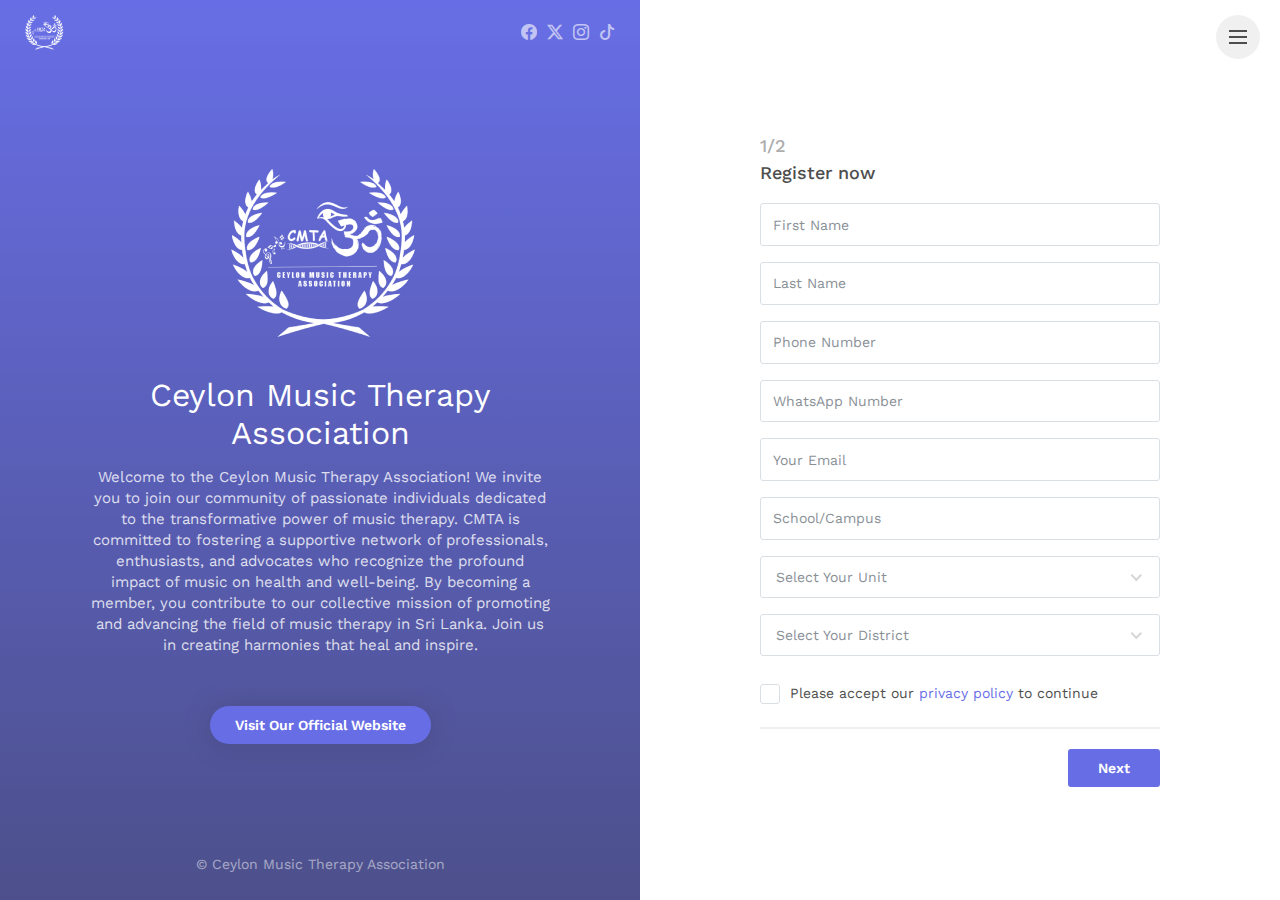
<file: index.html>
<!DOCTYPE html>
<html lang="en">
<head>
    <meta charset="utf-8">
    <meta name="viewport" content="width=device-width, initial-scale=1">
    <meta name="description" content="Apply to Ceylon Music Therapy Association and become a great member and bright the future. This is 2K24 Intake">
    <meta name="author" content="W.M. Tharusha Dewmith">
    <title>Apply - Ceylon Music Therapy Association - CMTA - LKMTA - 2K24</title>

    <!-- Favicons-->
    <link rel="shortcut icon" href="favicon.ico" type="image/x-icon">
    <link rel="apple-touch-icon" type="image/x-icon" href="images/apple-touch-icon-57x57-precomposed.png">
    <link rel="apple-touch-icon" type="image/x-icon" sizes="72x72" href="images/apple-touch-icon-72x72-precomposed.png">
    <link rel="apple-touch-icon" type="image/x-icon" sizes="114x114" href="images/apple-touch-icon-114x114-precomposed.png">
    <link rel="apple-touch-icon" type="image/x-icon" sizes="144x144" href="images/apple-touch-icon-144x144-precomposed.png">

    <!-- GOOGLE WEB FONT -->
    <link href="https://fonts.googleapis.com/css?family=Work+Sans:400,500,600" rel="stylesheet">

    <!-- BASE CSS -->
    <link href="css/bootstrap.min.css" rel="stylesheet">
    <link href="css/menu.css" rel="stylesheet">
    <link href="css/style.css" rel="stylesheet">
    <link href="css/vendors.css" rel="stylesheet">

    <!-- YOUR CUSTOM CSS -->
    <link href="css/custom.css" rel="stylesheet">

    <!-- MODERNIZR MENU -->
    <script src="js/modernizr.js"></script>

</head>

<body>

<div id="preloader">
    <div data-loader="circle-side"></div>
</div><!-- /Preload -->

<div id="loader_form">
    <div data-loader="circle-side-2"></div>
</div><!-- /loader_form -->

<nav>
    <ul class="cd-primary-nav">
        <li><a href="https://www.cmta.org.lk" class="animated_link">Main Site</a></li>
        <li><a href="https://gallery.lkmta.site" class="animated_link">Gallery</a></li>
        <li><a href="about.html" class="animated_link">About Us</a></li>
        <li><a href="contacts.html" class="animated_link">Contact Us</a></li>
    </ul>
</nav>
<!-- /menu -->

<div class="container-fluid full-height">
    <div class="row row-height">
        <div class="col-lg-6 content-left">
            <div class="content-left-wrapper">
                <a href="index.html" id="logo"><img src="images/logo.png" alt="" width="49" height="35"></a>
                <div id="social">
                    <ul>
                        <li><a href="#0"><i class="bi bi-facebook"></i></a></li>
                        <li><a href="#0"><i class="bi bi-twitter-x"></i></a></li>
                        <li><a href="#0"><i class="bi bi-instagram"></i></a></li>
                        <li><a href="#0"><i class="bi bi-tiktok"></i></a></li>
                    </ul>
                </div>
                <!-- /social -->
                <div>
                    <figure><img src="images/info_graphic_2.svg" alt="" class="img-fluid"></figure>
                    <h2>Ceylon Music Therapy Association</h2>
                    <p>Welcome to the Ceylon Music Therapy Association! We invite you to join our community of passionate individuals dedicated to the transformative power of music therapy. CMTA is committed to fostering a supportive network of professionals, enthusiasts, and advocates who recognize the profound impact of music on health and well-being. By becoming a member, you contribute to our collective mission of promoting and advancing the field of music therapy in Sri Lanka. Join us in creating harmonies that heal and inspire.</p>
                    <a href="https://cmta.org.lk/" class="btn_1 rounded" target="_parent">Visit Our Official Website</a>
                    <a href="#start" class="btn_1 rounded mobile_btn">Start Now!</a>
                </div>
                <div class="copy">© Ceylon Music Therapy Association</div>
            </div>
            <!-- /content-left-wrapper -->
        </div>
        <!-- /content-left -->
        <div class="col-lg-6 content-right" id="start">
            <div id="wizard_container">
                <div id="top-wizard">
                    <div id="progressbar"></div>
                </div>
                <!-- /top-wizard -->
                <form id="myForm" action="/submit-form" method="post">
                    <input id="website" name="website" type="text" value="">
                    <!-- Leave for security protection, read docs for details -->
                    <div id="middle-wizard">
                        <div class="step">
                            <h3 class="main_question"><strong>1/2</strong>Register now</h3>
                            <div class="form-group">
                                <input type="text" name="first_name" class="form-control required" placeholder="First Name" onchange="getVals(this, 'first_name');">
                            </div>
                            <div class="form-group">
                                <input type="text" name="last_name" class="form-control required" placeholder="Last Name" onchange="getVals(this, 'last_name');">
                            </div>
                            <div class="form-group">
                                <input type="text" name="phone_number" class="form-control required" placeholder="Phone Number" onchange="getVals(this, 'phone_number');">
                            </div>
                            <div class="form-group">
                                <input type="text" name="whatsapp_number" class="form-control required" placeholder="WhatsApp Number" onchange="getVals(this, 'whatsapp_number');">
                            </div>
                            <div class="form-group">
                                <input type="email" name="email" class="form-control required" placeholder="Your Email" onchange="getVals(this, 'email');">
                            </div>
                            <div class="form-group">
                                <input type="text" name="school_campus" class="form-control required" placeholder="School/Campus" onchange="getVals(this, 'school_campus');">
                            </div>
                           <div class="form-group">
    <div class="styled-select clearfix">
        <select class="wide required" name="select_your_unit" placeholder="Select Your Unit" onchange="getVals(this, 'select_your_unit');">
            <option value="">Select Your Unit</option>
            <option value="Technology Unit">Technology Unit</option>
            <option value="Meditation Unit">Meditation Unit</option>
            <option value="Event Planning Unit">Event Planning Unit</option>
            <option value="Music Therapy Unit">Music Therapy Unit</option>
            <option value="Media Unit">Media Unit</option>
            <option value="Music Unit">Music Unit</option>
            <option value="Vocal Unit">Vocal Unit</option>
        </select>
    </div>
</div>
<div class="form-group">
    <div class="styled-select clearfix">
        <select class="wide required" name="district" placeholder="District" onchange="getVals(this, 'district');">
            <option value="">Select Your District</option>
            <option value="Ampara">Ampara</option>
            <option value="Anuradhapura">Anuradhapura</option>
            <option value="Badulla">Badulla</option>
            <option value="Batticaloa">Batticaloa</option>
            <option value="Colombo">Colombo</option>
            <option value="Galle">Galle</option>
            <option value="Gampaha">Gampaha</option>
            <option value="Hambantota">Hambantota</option>
            <option value="Jaffna">Jaffna</option>
            <option value="Kalutara">Kalutara</option>
            <option value="Kandy">Kandy</option>
            <option value="Kegalle">Kegalle</option>
            <option value="Kilinochchi">Kilinochchi</option>
            <option value="Kurunegala">Kurunegala</option>
            <option value="Mannar">Mannar</option>
            <option value="Matale">Matale</option>
            <option value="Matara">Matara</option>
            <option value="Monaragala">Monaragala</option>
            <option value="Mullaitivu">Mullaitivu</option>
            <option value="Nuwara Eliya">Nuwara Eliya</option>
            <option value="Polonnaruwa">Polonnaruwa</option>
            <option value="Puttalam">Puttalam</option>
            <option value="Ratnapura">Ratnapura</option>
            <option value="Trincomalee">Trincomalee</option>
            <option value="Vavuniya">Vavuniya</option>
        </select>
    </div>
</div>

                            <div class="form-group terms">
                                <label class="container_check">Please accept our <a href="#" data-bs-toggle="modal" data-bs-target="#terms-txt">privacy policy</a> to continue
                                    <input type="checkbox" name="terms" value="Yes" class="required">
                                    <span class="checkmark"></span>
                                </label>
                            </div>
                        </div>
                        <!-- /step-->
                        <script>
    // Function to update summary section with entered values
    function updateSummary() {
        // Personal details
        document.getElementById("first_name_summary").textContent = document.getElementsByName("first_name")[0].value;
        document.getElementById("last_name_summary").textContent = document.getElementsByName("last_name")[0].value;
        document.getElementById("email_summary").textContent = document.getElementsByName("email")[0].value;

        // Account details
        document.getElementById("phone_number_summary").textContent = document.getElementsByName("phone_number")[0].value;
        document.getElementById("whatsapp_number_summary").textContent = document.getElementsByName("whatsapp_number")[0].value;

        // Additional details
        document.getElementById("school_campus_summary").textContent = document.getElementsByName("school_campus")[0].value;

        // District
        var districtElement = document.getElementsByName("district")[0];
        var district = districtElement.options[districtElement.selectedIndex].value;
        var districtText = districtElement.options[districtElement.selectedIndex].text;
        document.getElementById("district_summary").textContent = districtText;
        // Select Your Unit
        var unitElement = document.getElementsByName("select_your_unit")[0];
        var unitValue = unitElement.value;
        var unitText = unitElement.options[unitElement.selectedIndex].text;
        document.getElementById("select_your_unit_summary").textContent = unitText;
        document.getElementById("select_your_unit_value_summary").textContent = unitValue;
    }

    // Update summary when input fields change
    document.querySelectorAll('input[type="text"], input[type="email"], select').forEach(item => {
        item.addEventListener('change', event => {
            updateSummary();
        })
    });

    // Initialize summary
    updateSummary();

    // Directly submit the form and redirect to WhatsApp group link
    document.getElementById("myForm").addEventListener("submit", function(event) {
        // Prevent the default form submission behavior
        event.preventDefault();

        // Submit the form
        var formData = new FormData(document.getElementById("myForm"));
        fetch('/submit-form', {
            method: 'POST',
            body: formData
        })
        .then(response => response.json())
        .then(data => {
            // Check if the response contains the 'redirectTo' property
            if (data.redirectTo) {
                // Redirect to the WhatsApp group link after form submission
                window.location.href = data.redirectTo;
            } else {
                console.error('Error: No redirectTo property found in the server response.');
            }
        })
        .catch(error => {
            console.error('Error submitting form:', error);
        });
    });
</script>

                        <div class="submit step">
                            <h3 class="main_question"><strong>2/2</strong>Summary</h3>
                            <div class="summary">
                                <ul>
                                    <li><strong>1</strong>
                                        <ul>
                                            <li><label>First Name</label>: <span id="first_name_summary"></span></li>
                                            <li><label>Last Name</label>: <span id="last_name_summary"></span></li>
                                            <li><label>Email</label>: <span id="email_summary"></span></li>
                                            <li><label>Phone Number</label>: <span id="phone_number_summary"></span></li>
                                            <li><label>WhatsApp Number</label>: <span id="whatsapp_number_summary"></span></li>
                                            <li><label>School/Campus</label>: <span id="school_campus_summary"></span></li>
                                        </ul>
                                    </li>
                                </ul>
                            </div>
                        </div>
                        <!-- /step-->
                    </div>
                    <!-- /middle-wizard -->
                    <div id="bottom-wizard">
                        <button type="button" name="backward" class="backward">Prev</button>
                        <button type="button" name="forward" class="forward">Next</button>
                        <button type="submit" name="process" class="submit" data-bs-toggle="modal" data-bs-target="#successModal">Submit</button>
                    </div>
                    <!-- /bottom-wizard -->
                </form>
            </div>
            <!-- /Wizard container -->
        </div>
        <!-- /content-right-->
    </div>
    <!-- /row-->
</div>
<!-- /container-fluid -->

<div class="cd-overlay-nav">
    <span></span>
</div>
<!-- /cd-overlay-nav -->

<div class="cd-overlay-content">
    <span></span>
</div>
<!-- /cd-overlay-content -->

<a href="#0" class="cd-nav-trigger">Menu<span class="cd-icon"></span></a>
<!-- /menu button -->

<!-- Modal success -->
<div class="modal fade" id="successModal" tabindex="-1" aria-labelledby="successModalLabel" aria-hidden="true">
  <div class="modal-dialog modal-dialog-centered">
    <div class="modal-content">
      <div class="modal-header">
        <h5 class="modal-title" id="successModalLabel">Successfully Submitted!</h5>
        <button type="button" class="btn-close" data-bs-dismiss="modal" aria-label="Close"></button>
      </div>
      <div class="modal-body">
        Your form has been successfully submitted.
      </div>
      <div class="modal-footer">
        <button type="button" class="btn btn-primary">Join WhatsApp Group</button>
        <button type="button" class="btn btn-secondary" data-bs-dismiss="modal">Close</button>
      </div>
    </div>
  </div>
</div>
<!-- /Modal success -->

<!-- COMMON SCRIPTS -->
<script src="js/jquery-3.7.1.min.js"></script>
<script src="js/common_scripts.min.js"></script>
<script src="js/velocity.min.js"></script>
<script src="js/functions.js"></script>
<script src="js/pw_strenght.js"></script>

<!-- Wizard script -->
<script src="js/registration_func.js"></script>

</body>
</html>
</file>
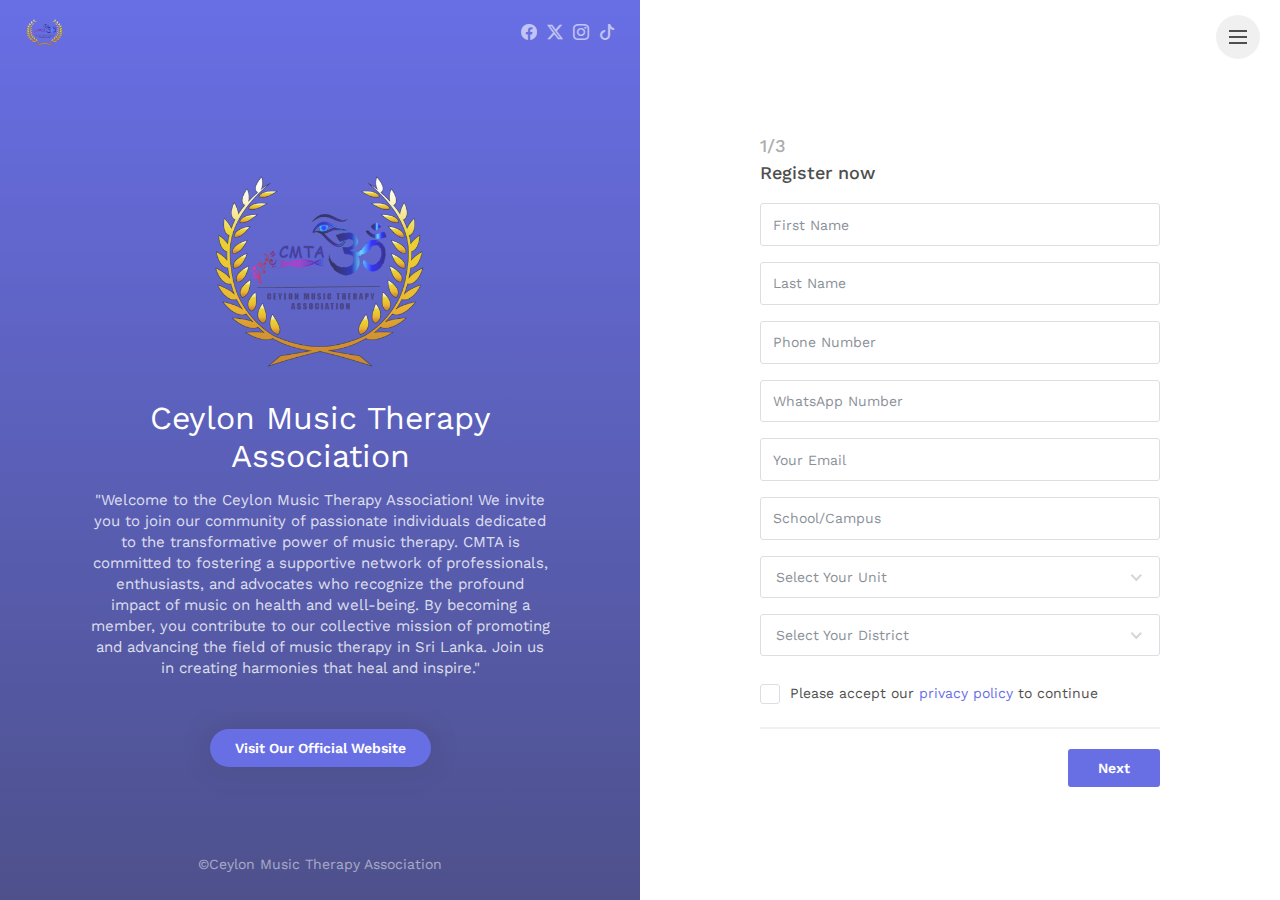
<file: Application/index.html>
<!DOCTYPE html><html lang="en"><head>
    <meta charset="utf-8">
    <meta name="viewport" content="width=device-width, initial-scale=1">
    <meta name="description" content="Wilio Survey, Quotation, Review and Register form Wizard by Ansonika.">
    <meta name="author" content="Ansonika">
    <title>CMTA 2K24 Intake</title>

    <!-- Favicons-->
    <link rel="shortcut icon" href="favicon.ico" type="image/x-icon">
    <link rel="apple-touch-icon" type="image/x-icon" href="images/apple-touch-icon-57x57-precomposed.png">
    <link rel="apple-touch-icon" type="image/x-icon" sizes="72x72" href="images/apple-touch-icon-72x72-precomposed.png">
    <link rel="apple-touch-icon" type="image/x-icon" sizes="114x114" href="images/apple-touch-icon-114x114-precomposed.png">
    <link rel="apple-touch-icon" type="image/x-icon" sizes="144x144" href="images/apple-touch-icon-144x144-precomposed.png">

    <!-- GOOGLE WEB FONT -->
    <link href="https://fonts.googleapis.com/css?family=Work+Sans:400,500,600" rel="stylesheet">

    <!-- BASE CSS -->
    <link href="css/bootstrap.min.css" rel="stylesheet">
	<link href="css/menu.css" rel="stylesheet">
    <link href="css/style.css" rel="stylesheet">
	<link href="css/vendors.css" rel="stylesheet">

    <!-- YOUR CUSTOM CSS -->
    <link href="css/custom.css" rel="stylesheet">
	
	<!-- MODERNIZR MENU -->
	<script src="js/modernizr.js"></script>

</head>

<body>
	
	<div id="preloader">
		<div data-loader="circle-side"></div>
	</div><!-- /Preload -->
	
	<div id="loader_form">
		<div data-loader="circle-side-2"></div>
	</div><!-- /loader_form -->
	
	<nav>
		<ul class="cd-primary-nav">
			<li><a href="index.html" class="animated_link">Home</a></li>
			
			
			
			<li><a href="https://www.lkmta.site/#" class="animated_link">About Us</a></li>
			<li><a href="https://www.lkmta.site/#" class="animated_link">Contact Us</a></li>
			<li><a href="index.html" class="animated_link">Privacy Policy</a></li>
		</ul>
	</nav>
	<!-- /menu -->
	
	<div class="container-fluid full-height">
		<div class="row row-height">
			<div class="col-lg-6 content-left">
				<div class="content-left-wrapper">
					<a href="index.html" id="logo"><img src="images/logo.png" alt="" width="49" height="35"></a>
					<div id="social">
						<ul>
							<li><a href="#0"><i class="bi bi-facebook"></i></a></li>
							<li><a href="#0"><i class="bi bi-twitter-x"></i></a></li>
							<li><a href="#0"><i class="bi bi-instagram"></i></a></li>
							<li><a href="#0"><i class="bi bi-tiktok"></i></a></li>
						</ul>
					</div>
					<!-- /social -->
					<div>
						<figure><img src="images/info_graphic_2.svg" alt="" class="img-fluid"></figure>
						<h2>Ceylon Music Therapy Association</h2>
						<p>"Welcome to the Ceylon Music Therapy Association! We invite you to join our community of passionate individuals dedicated to the transformative power of music therapy. CMTA is committed to fostering a supportive network of professionals, enthusiasts, and advocates who recognize the profound impact of music on health and well-being. By becoming a member, you contribute to our collective mission of promoting and advancing the field of music therapy in Sri Lanka. Join us in creating harmonies that heal and inspire."</p>
						<a href="https://www.lkmta.site/#" class="btn_1 rounded" target="_parent">Visit Our Official Website</a>
						<a href="#start" class="btn_1 rounded mobile_btn">Start Now!</a>
					</div>
					<div class="copy">©Ceylon Music Therapy Association</div>
				</div>
				<!-- /content-left-wrapper -->
			</div>
			<!-- /content-left -->

			<div class="col-lg-6 content-right" id="start">
				<div id="wizard_container">
					<div id="top-wizard">
							<div id="progressbar"></div>
						</div>
						<!-- /top-wizard -->
						<form id="wrapped" method="POST">
							<input id="website" name="website" type="text" value="">
							<!-- Leave for security protection, read docs for details -->
							<div id="middle-wizard">
								<div class="step">
									<h3 class="main_question"><strong>1/3</strong>Register now</h3>
									<div class="form-group">
										<input type="text" name="first_name" class="form-control required" placeholder="First Name" onchange="getVals(this, 'first_name');">
									</div>
									<div class="form-group">
										<input type="text" name="last_name" class="form-control required" placeholder="Last Name" onchange="getVals(this, 'last_name');">
									</div>
									<div class="form-group">
										<input type="text" name="phone_number" class="form-control required" placeholder="Phone Number" onchange="getVals(this, 'phone_numbere');">
									</div>
									<div class="form-group">
										<input type="text" name="whatsapp_number" class="form-control required" placeholder="WhatsApp Number" onchange="getVals(this, 'whatsapp_number');">
									</div>
									<div class="form-group">
										<input type="email" name="email" class="form-control required" placeholder="Your Email" onchange="getVals(this, 'email');">
									</div>
									<div class="form-group">
										<input type="text" name="school/campus" class="form-control required" placeholder="School/Campus" onchange="getVals(this, 'school/campus');">
									</div>
									<div class="form-group">
										<div class="styled-select clearfix">
											<select class="wide required" name="select_your_unit" class="form-control required" placeholder="Select Your Unit" onchange="getVals(this, 'select_your_unit');">
											</div>
												<option value="">Select Your Unit</option>
												<option value="Technology Unit">Technology Unit</option>
												<option value="Meditation Unit">Meditation Unit</option>
												<option value="Event Planning Unit">Event Planning Unit</option>
												<option value="Music Therapy Unit">Music Therapy Unit</option>
												<option value="Media Unit">Media Unit</option>
												<option value="Music Unit">Music Unit</option>
												<option value="Vocal Unit">Vocal Unit</option>
											</div>	                         
											</select>
								             </div>
									</div>
									<div class="form-group">
										<div class="styled-select clearfix">
											<select class="wide required" name="district" class="form-control required" placeholder="District" onchange="getVals(this, 'district');">
											</div>
												<option value="">Select Your District</option>
												<option value="Ampara">Ampara</option>
												<option value="Anuradhapura">Anuradhapura</option>
												<option value="Badulla">Badulla</option>
												<option value="Batticaloa">Batticaloa</option>
												<option value="Colombo">Colombo</option>
												<option value="Galle">Galle</option>
												<option value="Gampaha">Gampaha</option>
												<option value="Hambantota">Hambantota</option>
												<option value="Jaffna">Jaffna</option>
												<option value="Kalutara">Kalutara</option>
												<option value="Kandy">Kandy</option>
												<option value="Kegalle">Kegalle</option>
												<option value="Kilinochchi">Kilinochchi</option>
												<option value="Kurunegala">Kurunegala</option>
												<option value="Mannar">Mannar</option>
												<option value="Matale">Matale</option>
												<option value="Matara">Matara</option>
												<option value="Monaragala">Monaragala</option>
												<option value="Mullaitivu">Mullaitivu</option>
												<option value="Nuwara Eliya">Nuwara Eliya</option>
												<option value="Polonnaruwa">Polonnaruwa</option>
												<option value="Puttalam">Puttalam</option>
												<option value="Ratnapura">Ratnapura</option>
												<option value="Trincomalee">Trincomalee</option>
												<option value="Vavuniya">Vavuniya</option>
											</div>	                         
											</select>
										</div>
									</div>
									<div class="form-group terms">
										<label class="container_check">Please accept our <a href="#" data-bs-toggle="modal" data-bs-target="#terms-txt">privacy policy</a> to continue
											<input type="checkbox" name="terms" value="Yes" class="required">
											<span class="checkmark"></span>
										</label>
									</div>
								</div>
								<!-- /step-->
								<div class="submit step">
									<h3 class="main_question"><strong>3/3</strong>Summary</h3>
									<div class="summary">
										<ul>
											<li><strong>1</strong>
												<ul>
													<li><label>First Name</label>: <span id="first_name"></span></li>
													<li><label>Last Name</label>: <span id="last_name"></span></li>
													<li><label>Email</label>: <span id="email"></span></li>
													<li><label>District</label>: <span id="District"></span></li>
													<li><label>Phone Number</label>: <span id="phone_numbere"></span></li>
													<li><label>Phone Number</label>: <span id="Phone Number"></span></li>
													<li><label>WhatsApp Number</label>: <span id="WhatsApp Number"></span></li>
												</ul>
											</li>
										</ul>
									</div>
								</div>
								<!-- /step-->
							</div>
							<!-- /middle-wizard -->
							<div id="bottom-wizard">
								<button type="button" name="backward" class="backward">Prev</button>
								<button type="button" name="forward" class="forward">Next</button>
								<button type="submit" name="process" class="submit">Submit</button>
							</div>
							<!-- /bottom-wizard -->
						</form>
					</div>
					<!-- /Wizard container -->
			</div>
			<!-- /content-right-->
		</div>
		<!-- /row-->
	</div>
	<!-- /container-fluid -->

	<div class="cd-overlay-nav">
		<span></span>
	</div>
	<!-- /cd-overlay-nav -->

	<div class="cd-overlay-content">
		<span></span>
	</div>
	<!-- /cd-overlay-content -->

	<a href="#0" class="cd-nav-trigger">Menu<span class="cd-icon"></span></a>
	<!-- /menu button -->
	
	<!-- Modal terms -->
	<div class="modal fade" id="terms-txt" tabindex="-1" role="dialog" aria-labelledby="termsLabel" aria-hidden="true">
		<div class="modal-dialog modal-dialog-centered">
			<div class="modal-content">
				<div class="modal-header">
					<h4 class="modal-title" id="termsLabel">Privacy Policy</h4>
					<button type="button" class="btn-close" data-bs-dismiss="modal" aria-label="Close"></button>
				</div>
				<div class="modal-body">
					<p>Welcome to Ceylon Music Therapy Association (CMTA)! We are committed to ensuring the privacy and confidentiality of our members and visitors. This privacy policy outlines how we collect, use, disclose, and safeguard your personal information.</p>
					<p><b>Information We Collect:</b></p>
					<p>                       </p>
					<p>1. Membership Information: When you join CMTA, we collect personal information, including your name, contact details, and professional background.</p>
					<p>                       </p>
					<p>2. Website Usage Data: We may gather non-personal information, such as IP addresses, browser types, and pages visited, to improve our website's functionality and user experience.</p>
					<p>                       </p>
					<p>3. Communication Data: If you contact us through emails or other communication channels, we may retain the content for record-keeping and customer service purposes.</p>
					<p>                       </p>
					<p><b>How We Use Your Information:</b></p>
					<p>                       </p>
					<p>1. Membership Management: We use your membership information to administer your account, provide member benefits, and communicate relevant updates.</p>
					<p>                       </p>
					<p>2. Website Improvement: Non-personal information helps us analyze website traffic, improve content, and enhance user experience.</p>
					<p>                       </p>
					<p>3. Communication: We may use your contact details to send important updates, newsletters, or event notifications related to CMTA.</p>
					<p>                       </p>
					<p> <b>Information Sharing:</b>
						CMTA does not sell, rent, or trade your personal information to third parties. We may share data with trusted partners for specific purposes, such as event coordination or member services, while ensuring confidentiality.</p>
					<p><b>Data Security:</b>
						We employ industry-standard security measures to protect your information from unauthorized access, disclosure, alteration, or destruction.</p>
					<p><b>Your Choices:</b>
						You can update your membership information or communication preferences at any time by contacting us at <a href="https://www.lkmta.site/#">ceo@lkmta.site</a></p>
					<p><b>Policy Changes:</b>
						CMTA may update this privacy policy periodically. Please review the latest version on our website to stay informed about our information practices.</p>
					<p><b>Contact Us:</b>
						If you have any questions or concerns regarding this privacy policy, please contact us at <a href="info@lkmta.site.">info@lkmta.site.</a></p>
				</div>
				<div class="modal-footer">
					<button type="button" class="btn_1" data-bs-dismiss="modal">Close</button>
				</div>
			</div>
			<!-- /.modal-content -->
		</div>
		<!-- /.modal-dialog -->
	</div>
	<!-- /.modal -->
	
	<!-- COMMON SCRIPTS -->
	<script src="js/jquery-3.7.1.min.js"></script>
    <script src="js/common_scripts.min.js"></script>
	<script src="js/velocity.min.js"></script>
	<script src="js/functions.js"></script>
	<script src="js/pw_strenght.js"></script>

	<!-- Wizard script -->
	<script src="js/registration_func.js"></script>


</body></html>
</file>
<file: css/menu.css>
*,::after,::before{-webkit-box-sizing:border-box;-moz-box-sizing:border-box;box-sizing:border-box}::after,::before{content:''}.cd-nav-trigger{position:absolute;display:inline-block}.cd-nav-trigger{top:15px;right:20px;height:44px;width:44px;z-index:5;overflow:hidden;text-indent:100%;white-space:nowrap}@media (max-width:991px){.cd-nav-trigger{top:10px;right:15px}}.cd-nav-trigger .cd-icon{position:absolute;left:50%;top:50%;bottom:auto;right:auto;-webkit-transform:translateX(-50%) translateY(-50%);-moz-transform:translateX(-50%) translateY(-50%);-ms-transform:translateX(-50%) translateY(-50%);-o-transform:translateX(-50%) translateY(-50%);transform:translateX(-50%) translateY(-50%);display:inline-block;width:18px;height:2px;background-color:#222;z-index:10}.cd-nav-trigger .cd-icon::before,.cd-nav-trigger .cd-icon:after{position:absolute;top:0;right:0;width:100%;height:100%;background-color:#222;-webkit-transform:translateZ(0);-moz-transform:translateZ(0);-ms-transform:translateZ(0);-o-transform:translateZ(0);transform:translateZ(0);-webkit-backface-visibility:hidden;backface-visibility:hidden;-webkit-transition:-webkit-transform .3s;-moz-transition:-moz-transform .3s;transition:transform .3s}.cd-nav-trigger .cd-icon::before{-webkit-transform:translateY(-6px) rotate(0);-moz-transform:translateY(-6px) rotate(0);-ms-transform:translateY(-6px) rotate(0);-o-transform:translateY(-6px) rotate(0);transform:translateY(-6px) rotate(0)}.cd-nav-trigger .cd-icon::after{-webkit-transform:translateY(6px) rotate(0);-moz-transform:translateY(6px) rotate(0);-ms-transform:translateY(6px) rotate(0);-o-transform:translateY(6px) rotate(0);transform:translateY(6px) rotate(0)}.cd-nav-trigger::after,.cd-nav-trigger::before{position:absolute;top:0;left:0;border-radius:50%;height:100%;width:100%;-webkit-transform:translateZ(0);-moz-transform:translateZ(0);-ms-transform:translateZ(0);-o-transform:translateZ(0);transform:translateZ(0);-webkit-backface-visibility:hidden;backface-visibility:hidden;-webkit-transition-property:-webkit-transform;-moz-transition-property:-moz-transform;transition-property:transform}.cd-nav-trigger::before{background-color:#ededed;-webkit-transform:scale(1);-moz-transform:scale(1);-ms-transform:scale(1);-o-transform:scale(1);transform:scale(1);-webkit-transition-duration:.3s;-moz-transition-duration:.3s;transition-duration:.3s;-webkit-transition-delay:.4s;-moz-transition-delay:.4s;transition-delay:.4s}.cd-nav-trigger::after{background-color:#ededed;-webkit-transform:scale(0);-moz-transform:scale(0);-ms-transform:scale(0);-o-transform:scale(0);transform:scale(0);-webkit-transition-duration:0s;-moz-transition-duration:0s;transition-duration:0s;-webkit-transition-delay:0s;-moz-transition-delay:0s;transition-delay:0s}.cd-nav-trigger.close-nav::before{-webkit-transform:scale(0);-moz-transform:scale(0);-ms-transform:scale(0);-o-transform:scale(0);transform:scale(0)}.cd-nav-trigger.close-nav::after{-webkit-transform:scale(1);-moz-transform:scale(1);-ms-transform:scale(1);-o-transform:scale(1);transform:scale(1);-webkit-transition-duration:.3s;-moz-transition-duration:.3s;transition-duration:.3s;-webkit-transition-delay:.4s;-moz-transition-delay:.4s;transition-delay:.4s}.cd-nav-trigger.close-nav .cd-icon{background-color:transparent}.cd-nav-trigger.close-nav .cd-icon::after,.cd-nav-trigger.close-nav .cd-icon::before{background-color:#222}.cd-nav-trigger.close-nav .cd-icon::before{-webkit-transform:translateY(0) rotate(45deg);-moz-transform:translateY(0) rotate(45deg);-ms-transform:translateY(0) rotate(45deg);-o-transform:translateY(0) rotate(45deg);transform:translateY(0) rotate(45deg)}.cd-nav-trigger.close-nav .cd-icon::after{-webkit-transform:translateY(0) rotate(-45deg);-moz-transform:translateY(0) rotate(-45deg);-ms-transform:translateY(0) rotate(-45deg);-o-transform:translateY(0) rotate(-45deg);transform:translateY(0) rotate(-45deg)}.cd-primary-nav{position:fixed;left:0;top:0;height:100%;width:100%;padding:80px 5%;z-index:3;background-color:#fff;overflow:auto;-webkit-overflow-scrolling:touch;visibility:hidden;opacity:0;-webkit-transition:visibility 0s,opacity .3s;-moz-transition:visibility 0s,opacity .3s;transition:visibility 0s,opacity .3s}ul.cd-primary-nav{list-style:none;padding:80px 0 0 0;margin:0}.cd-primary-nav li{margin:1.2em 0;text-align:center;text-transform:capitalize}.cd-primary-nav a{-webkit-font-smoothing:antialiased;-moz-osx-font-smoothing:grayscale;-webkit-transition:color .2s;-moz-transition:color .2s;transition:color .2s;color:#777;font-size:18px}.no-touch .cd-primary-nav a:hover{color:#434bdf}.cd-primary-nav.fade-in{visibility:visible;opacity:1}@media only screen and (min-width:768px){.cd-primary-nav li{margin:2em 0}.cd-primary-nav a{font-size:21px}}@media only screen and (min-width:1170px){.cd-primary-nav li{margin:2.6em 0}.cd-primary-nav a{font-size:24px}}.cd-overlay-content,.cd-overlay-nav{position:fixed;top:18px;right:5%;height:4px;width:4px;-webkit-transform:translateX(-20px) translateY(20px);-moz-transform:translateX(-20px) translateY(20px);-ms-transform:translateX(-20px) translateY(20px);-o-transform:translateX(-20px) translateY(20px);transform:translateX(-20px) translateY(20px)}.cd-overlay-content span,.cd-overlay-nav span{display:inline-block;position:absolute;border-radius:50%;-webkit-transform:translateZ(0);-moz-transform:translateZ(0);-ms-transform:translateZ(0);-o-transform:translateZ(0);transform:translateZ(0);-webkit-backface-visibility:hidden;backface-visibility:hidden;will-change:transform;-webkit-transform-origin:50% 50%;-moz-transform-origin:50% 50%;-ms-transform-origin:50% 50%;-o-transform-origin:50% 50%;transform-origin:50% 50%;-webkit-transform:scale(0);-moz-transform:scale(0);-ms-transform:scale(0);-o-transform:scale(0);transform:scale(0)}.cd-overlay-content.is-hidden,.cd-overlay-nav.is-hidden{opacity:0;visibility:hidden;-webkit-transition:opacity .3s 0s,visibility 0s .3s;-moz-transition:opacity .3s 0s,visibility 0s .3s;transition:opacity .3s 0s,visibility 0s .3s}.cd-overlay-nav{z-index:2}.cd-overlay-nav span{background-color:#434bdf}.cd-overlay-content{z-index:4}.cd-overlay-content span{background-color:#434bdf}
</file>
<file: css/style.css>
/*
Theme Name: Wilio
Theme URI: http://www.ansonika.com/wilio/
Author: Ansonika
Author URI: http://themeforest.net/user/Ansonika/

[Table of contents] 

1. SITE STRUCTURE and TYPOGRAPHY
- 1.1 Typography
- 1.2 Buttons
- 1.3 Structure

2. CONTENT
- 2.1 Wizard
- 2.2 Success submit
- 2.3 Inner pages

3. COMMON
- 3.1 Misc
- 3.2 Spacing

/*============================================================================================*/
/* 1.  SITE STRUCTURE and TYPOGRAPHY */
/*============================================================================================*/
/*-------- 1.1 Typography --------*/
/* rem reference
10px = 0.625rem
12px = 0.75rem
14px = 0.875rem
16px = 1rem (base)
18px = 1.125rem
20px = 1.25rem
24px = 1.5rem
30px = 1.875rem
32px = 2rem
*/
html,
body {
  height: 100%;
}

html * {
  -webkit-font-smoothing: antialiased;
  -moz-osx-font-smoothing: grayscale;
}

body {
  background: #fff;
  font-size: 0.875rem;
  line-height: 1.4;
  font-family: "Work Sans", Arial, sans-serif;
  color: #555;
}

h1,
h2,
h3,
h4,
h5,
h6 {
  color: #222;
}

p {
  margin-bottom: 25px;
}

strong {
  font-weight: 500;
}

label {
  font-weight: 400;
  margin-bottom: 3px;
  color: #222;
}

hr {
  margin: 30px 0 30px 0;
  border-color: #ddd;
}

ul, ol {
  list-style: none;
  margin: 0 0 25px 0;
  padding: 0;
}

/*General links color*/
a {
  color: #434bdf;
  text-decoration: none;
  -moz-transition: all 0.3s ease-in-out;
  -o-transition: all 0.3s ease-in-out;
  -webkit-transition: all 0.3s ease-in-out;
  -ms-transition: all 0.3s ease-in-out;
  transition: all 0.3s ease-in-out;
  outline: none;
}
a:hover, a:focus {
  color: #111;
  text-decoration: none;
  outline: none;
}

a.animated_link {
  position: relative;
  text-decoration: none;
}

a.animated_link {
  position: relative;
  text-decoration: none;
}
a.animated_link:before {
  content: "";
  position: absolute;
  width: 100%;
  height: 1px;
  bottom: -5px;
  opacity: 1;
  left: 0;
  background-color: #434bdf;
  visibility: hidden;
  -webkit-transform: scaleX(0);
  transform: scaleX(0);
  -moz-transition: all 0.3s ease;
  -o-transition: all 0.3s ease;
  -webkit-transition: all 0.3s ease;
  -ms-transition: all 0.3s ease;
  transition: all 0.3s ease;
}
a.animated_link:hover:before {
  visibility: visible;
  -webkit-transform: scaleX(1);
  transform: scaleX(1);
}

a.animated_link.active {
  position: relative;
  text-decoration: none;
  color: #434bdf;
}
a.animated_link.active:before {
  content: "";
  position: absolute;
  width: 100%;
  height: 1px;
  bottom: -5px;
  opacity: 1;
  left: 0;
  background-color: #434bdf;
  visibility: visible;
  -webkit-transform: scaleX(1);
  transform: scaleX(1);
}

/*-------- 1.2 Buttons --------*/
a.btn_1,
.btn_1 {
  border: none;
  color: #fff;
  background: #434bdf;
  outline: none;
  cursor: pointer;
  display: inline-block;
  text-decoration: none;
  padding: 12px 25px;
  color: #fff;
  font-weight: 600;
  text-align: center;
  line-height: 1;
  -moz-transition: all 0.3s ease-in-out;
  -o-transition: all 0.3s ease-in-out;
  -webkit-transition: all 0.3s ease-in-out;
  -ms-transition: all 0.3s ease-in-out;
  transition: all 0.3s ease-in-out;
  -webkit-border-radius: 3px;
  -moz-border-radius: 3px;
  -ms-border-radius: 3px;
  border-radius: 3px;
  font-size: 14px;
  font-size: 0.875rem;
}
a.btn_1:hover,
.btn_1:hover {
  background-color: #d80075;
}
a.btn_1.full-width,
.btn_1.full-width {
  display: block;
  width: 100%;
  text-align: center;
  margin-bottom: 5px;
}
a.btn_1.small,
.btn_1.small {
  padding: 7px 10px;
  font-size: 13px;
  font-size: 0.8125rem;
}
a.btn_1.medium,
.btn_1.medium {
  font-size: 16px;
  font-size: 1rem;
  padding: 18px 30px;
}
a.btn_1.rounded,
.btn_1.rounded {
  -webkit-border-radius: 25px !important;
  -moz-border-radius: 25px !important;
  -ms-border-radius: 25px !important;
  border-radius: 25px !important;
  -webkit-box-shadow: 0px 0px 30px 0px rgba(0, 0, 0, 0.2);
  -moz-box-shadow: 0px 0px 30px 0px rgba(0, 0, 0, 0.2);
  box-shadow: 0px 0px 30px 0px rgba(0, 0, 0, 0.2);
}

/*-------- 1.3 Structure --------*/
/* Preloader */
#preloader {
  position: fixed;
  top: 0;
  left: 0;
  right: 0;
  width: 100%;
  height: 100%;
  bottom: 0;
  background-color: #fff;
  z-index: 999999;
}

[data-loader="circle-side"] {
  position: absolute;
  width: 50px;
  height: 50px;
  top: 50%;
  left: 50%;
  margin-left: -25px;
  margin-top: -25px;
  -webkit-animation: circle infinite .95s linear;
  -moz-animation: circle infinite .95s linear;
  -o-animation: circle infinite .95s linear;
  animation: circle infinite .95s linear;
  border: 2px solid #333;
  border-top-color: rgba(0, 0, 0, 0.2);
  border-right-color: rgba(0, 0, 0, 0.2);
  border-bottom-color: rgba(0, 0, 0, 0.2);
  border-radius: 100%;
}

#loader_form {
  position: fixed;
  top: 0;
  left: 0;
  right: 0;
  width: 100%;
  height: 100%;
  bottom: 0;
  background-color: #fff;
  background-color: rgba(255, 255, 255, 0.6);
  z-index: 999999;
  display: none;
}

[data-loader="circle-side-2"] {
  position: absolute;
  width: 50px;
  height: 50px;
  top: 50%;
  left: 50%;
  margin-left: -25px;
  margin-top: -25px;
  -webkit-animation: circle infinite .95s linear;
  -moz-animation: circle infinite .95s linear;
  -o-animation: circle infinite .95s linear;
  animation: circle infinite .95s linear;
  border: 2px solid #333;
  border-top-color: rgba(0, 0, 0, 0.2);
  border-right-color: rgba(0, 0, 0, 0.2);
  border-bottom-color: rgba(0, 0, 0, 0.2);
  border-radius: 100%;
}

@-webkit-keyframes circle {
  0% {
    -webkit-transform: rotate(0);
    -ms-transform: rotate(0);
    -o-transform: rotate(0);
    transform: rotate(0);
  }
  100% {
    -webkit-transform: rotate(360deg);
    -ms-transform: rotate(360deg);
    -o-transform: rotate(360deg);
    transform: rotate(360deg);
  }
}
@-moz-keyframes circle {
  0% {
    -webkit-transform: rotate(0);
    -ms-transform: rotate(0);
    -o-transform: rotate(0);
    transform: rotate(0);
  }
  100% {
    -webkit-transform: rotate(360deg);
    -ms-transform: rotate(360deg);
    -o-transform: rotate(360deg);
    transform: rotate(360deg);
  }
}
@-o-keyframes circle {
  0% {
    -webkit-transform: rotate(0);
    -ms-transform: rotate(0);
    -o-transform: rotate(0);
    transform: rotate(0);
  }
  100% {
    -webkit-transform: rotate(360deg);
    -ms-transform: rotate(360deg);
    -o-transform: rotate(360deg);
    transform: rotate(360deg);
  }
}
@keyframes circle {
  0% {
    -webkit-transform: rotate(0);
    -ms-transform: rotate(0);
    -o-transform: rotate(0);
    transform: rotate(0);
  }
  100% {
    -webkit-transform: rotate(360deg);
    -ms-transform: rotate(360deg);
    -o-transform: rotate(360deg);
    transform: rotate(360deg);
  }
}
.row-height {
  height: 100vh;
}
@media (max-width: 991px) {
  .row-height {
    height: auto;
  }
}

.content-left {
  background-color: #434bdf;
  padding: 0;
}

.content-left-wrapper {
  display: flex;
  justify-content: center;
  align-items: center;
  text-align: center;
  height: 100%;
  min-height: 100%;
  padding: 60px 90px 35px 90px;
  background-color: #434bdf;
  color: #fff;
  text-align: center;
  position: relative;
  background: transparent;
  background: -webkit-linear-gradient(top, transparent, rgba(0, 0, 0, 0.5));
  background: linear-gradient(to bottom, transparent, rgba(0, 0, 0, 0.5));
}
@media (max-width: 991px) {
  .content-left-wrapper {
    height: auto;
    padding: 95px 30px 35px 30px;
  }
}
@media (max-width: 767px) {
  .content-left-wrapper {
    padding: 95px 15px 35px 15px;
  }
}
@media (max-width: 991px) {
  .content-left-wrapper figure img {
    height: 150px;
  }
}
.content-left-wrapper h2 {
  color: #fff;
  font-size: 32px;
  font-size: 2rem;
  margin: 20px 0 15px 0;
  font-weight: 400;
}
@media (max-width: 767px) {
  .content-left-wrapper h2 {
    font-size: 26px;
    font-size: 1.625rem;
  }
}
.content-left-wrapper p {
  font-size: 15px;
  font-size: 0.9375rem;
  opacity: 0.8;
}
@media (max-width: 767px) {
  .content-left-wrapper p {
    font-size: 14px;
    font-size: 0.875rem;
  }
}
.content-left-wrapper .btn_1 {
  margin: 25px 0 25px 0;
}
@media (max-width: 991px) {
  .content-left-wrapper .btn_1 {
    display: none;
  }
}
.content-left-wrapper .btn_1.mobile_btn {
  display: none;
}
@media (max-width: 767px) {
  .content-left-wrapper .btn_1.mobile_btn {
    margin: 5px 0 30px 0;
    display: inline-block;
  }
}

.content-right {
  padding: 60px;
  height: 100%;
  min-height: 100%;
  overflow-y: auto;
  display: flex;
  justify-content: center;
  align-items: center;
}
@media (max-width: 991px) {
  .content-right {
    height: auto;
    padding: 30px 15px;
  }
}

a#logo {
  position: absolute;
  left: 20px;
  top: 15px;
  display: block;
  height: 35px;
}
@media (max-width: 991px) {
  a#logo {
    left: 15px;
    top: 10px;
  }
}

#social {
  position: absolute;
  top: 15px;
  right: 20px;
}
@media (max-width: 991px) {
  #social {
    right: 70px;
  }
}
#social ul {
  margin: 0;
  padding: 0;
  text-align: center;
}
#social ul li {
  float: left;
  margin: 0 5px 10px 5px;
  list-style: none;
}
#social ul li a {
  color: #fff;
  opacity: 0.6;
  text-align: center;
  line-height: 35px;
  display: block;
  font-size: 16px;
  font-size: 1rem;
  -moz-transition: all 0.3s ease-in-out;
  -o-transition: all 0.3s ease-in-out;
  -webkit-transition: all 0.3s ease-in-out;
  -ms-transition: all 0.3s ease-in-out;
  transition: all 0.3s ease-in-out;
}
#social ul li a:hover {
  opacity: 1;
}

.copy {
  position: absolute;
  bottom: 25px;
  left: 0;
  width: 100%;
  opacity: 0.5;
}
@media (max-width: 991px) {
  .copy {
    display: none;
  }
}

/*============================================================================================*/
/* 2.  CONTENT */
/*============================================================================================*/
/*-------- 2.1 Wizard --------*/
#left_form {
  text-align: center;
}
#left_form h2 {
  font-size: 28px;
  font-size: 1.75rem;
  color: #0686D8;
}
@media (max-width: 767px) {
  #left_form figure img {
    height: 130px;
    width: auto;
  }
}

input#website {
  display: none;
}

#wizard_container {
  width: 400px;
}
@media (max-width: 767px) {
  #wizard_container {
    width: 100%;
  }
}

h3.main_question {
  margin: 0 0 20px 0;
  padding: 0;
  font-weight: 500;
  font-size: 18px;
  font-size: 1.125rem;
}
h3.main_question strong {
  display: block;
  color: #999;
  margin-bottom: 5px;
}

/* Wizard Buttons*/
button.backward,
button.forward,
button.submit {
  border: none;
  color: #fff;
  text-decoration: none;
  transition: background .5s ease;
  -moz-transition: background .5s ease;
  -webkit-transition: background .5s ease;
  -o-transition: background .5s ease;
  display: inline-block;
  cursor: pointer;
  outline: none;
  text-align: center;
  background: #434bdf;
  position: relative;
  font-size: 14px;
  font-size: 0.875rem;
  font-weight: 600;
  -webkit-border-radius: 3px;
  -moz-border-radius: 3px;
  -ms-border-radius: 3px;
  border-radius: 3px;
  line-height: 1;
  padding: 12px 30px;
}

button.backward {
  color: #777;
  background: #e8e8e8;
}

button[disabled] {
  display: none;
}

button.submit:before {
  content: "\4e";
  font-family: 'ElegantIcons';
  position: absolute;
  top: 8px;
  right: 10px;
  font-size: 18px;
  font-size: 1.125rem;
}

.backward:hover,
.forward:hover {
  background: #d80075;
  color: #fff;
}

#top-wizard {
  padding-bottom: 20px;
}

#middle-wizard {
  min-height: 330px;
}
@media (max-width: 991px) {
  #middle-wizard {
    min-height: inherit;
  }
}

#bottom-wizard {
  border-top: 2px solid #ededed;
  padding-top: 20px;
  text-align: right;
  margin-top: 25px;
}

.ui-widget-content {
  background-color: transparent;
}

.ui-widget-content a {
  color: #222222;
}

.ui-widget-header {
  background: #6C3;
}

.ui-widget-header a {
  color: #222222;
}

.ui-progressbar {
  height: 2px;
  width: 100%;
}

.ui-progressbar .ui-progressbar-value {
  height: 100%;
  -webkit-transition: all 0.2s ease;
  transition: all 0.2s ease;
}

.summary ul {
  margin: 0;
  padding: 0;
}
.summary ul li {
  margin: 0;
  padding: 0;
  border-bottom: 1px solid #ededed;
  position: relative;
  padding-left: 45px;
  margin-bottom: 25px;
}
.summary ul li:last-child {
  margin-bottom: 0;
  border-bottom: none;
}
.summary ul li strong {
  display: block;
  line-height: 26px;
  -webkit-border-radius: 50%;
  -moz-border-radius: 50%;
  -ms-border-radius: 50%;
  border-radius: 50%;
  width: 30px;
  height: 30px;
  position: absolute;
  left: 0;
  top: 0;
  text-align: center;
  border: 2px solid #ddd;
}
.summary ul li h5 {
  padding-top: 6px;
  font-size: 15px;
  font-size: 0.9375rem;
  font-weight: 500;
  color: #0686D8;
}
.summary ul li ul {
  margin: 20px 0 25px 0;
  padding: 0;
}
.summary ul li ul li {
  margin: 0;
  padding: 0;
  border-bottom: 0;
}
.summary label {
  font-weight: 500;
}

/*-------- 2.2 Success submit --------*/
#success {
  position: absolute;
  top: 50%;
  left: 50%;
  width: 300px;
  height: 190px;
  margin-top: -85px;
  margin-left: -150px;
  text-align: center;
}
#success h4 {
  font-weight: 400;
  margin: 20px 0 0 0;
  font-size: 18px;
  font-size: 1.125rem;
}
#success h4 span {
  display: block;
  margin-bottom: 0;
  font-weight: 500;
  font-size: 21px;
  font-size: 1.3125rem;
}

@-webkit-keyframes checkmark {
  0% {
    stroke-dashoffset: 50px;
  }
  100% {
    stroke-dashoffset: 0;
  }
}
@-ms-keyframes checkmark {
  0% {
    stroke-dashoffset: 50px;
  }
  100% {
    stroke-dashoffset: 0;
  }
}
@keyframes checkmark {
  0% {
    stroke-dashoffset: 50px;
  }
  100% {
    stroke-dashoffset: 0;
  }
}
@-webkit-keyframes checkmark-circle {
  0% {
    stroke-dashoffset: 240px;
  }
  100% {
    stroke-dashoffset: 480px;
  }
}
@-ms-keyframes checkmark-circle {
  0% {
    stroke-dashoffset: 240px;
  }
  100% {
    stroke-dashoffset: 480px;
  }
}
@keyframes checkmark-circle {
  0% {
    stroke-dashoffset: 240px;
  }
  100% {
    stroke-dashoffset: 480px;
  }
}
.inlinesvg .svg svg {
  display: inline;
}

.icon--order-success svg path {
  -webkit-animation: checkmark 0.25s ease-in-out 0.7s backwards;
  animation: checkmark 0.25s ease-in-out 0.7s backwards;
}

.icon--order-success svg circle {
  -webkit-animation: checkmark-circle 0.6s ease-in-out backwards;
  animation: checkmark-circle 0.6s ease-in-out backwards;
}

/*-------- 2.3 Inner pages --------*/
header {
  position: relative;
  padding: 15px 0;
  background-color: #fff;
  border-bottom: 1px solid #d9e1e6;
}
header .cd-nav-trigger {
  top: -5px !important;
}
header #social {
  right: 80px;
  top: 0;
}
header #social ul li a {
  color: #333;
}

/* Footer */
footer {
  border-top: 1px solid #ededed;
  padding: 30px 0;
}
footer p {
  margin: 0;
  padding: 0;
  float: right;
}
@media (max-width: 991px) {
  footer p {
    float: none;
  }
}
footer ul {
  float: left;
  margin: 0;
  padding: 0;
}
@media (max-width: 991px) {
  footer ul {
    float: none;
    margin-top: 10px;
  }
}
footer ul li {
  display: inline-block;
  margin-right: 15px;
}
footer ul li:after {
  content: "|";
  font-weight: 300;
  position: relative;
  left: 9px;
  color: #999;
}
footer ul li:last-child {
  margin-right: 0;
}
footer ul li:last-child:after {
  content: "";
}
footer ul li a {
  color: #555;
}
footer ul li a:hover {
  color: #121921;
}

.main_title {
  text-align: center;
}
.main_title h2 {
  margin: 0 0 10px 0;
  padding: 0;
  font-size: 42px;
  font-size: 2.625rem;
  color: #434bdf;
  text-transform: uppercase;
}
@media (max-width: 767px) {
  .main_title h2 {
    font-size: 32px;
    font-size: 2rem;
  }
}
.main_title h2 em {
  display: block;
  width: 40px;
  height: 4px;
  background-color: #ededed;
  margin: auto;
  -webkit-border-radius: 5px;
  -moz-border-radius: 5px;
  -ms-border-radius: 5px;
  border-radius: 5px;
  margin-bottom: 15px;
}
.main_title p {
  font-size: 18px;
  font-size: 1.125rem;
  padding: 0 10%;
  margin-bottom: 45px;
  color: #777;
}
@media (max-width: 767px) {
  .main_title p {
    font-size: 16px;
    font-size: 1rem;
  }
}

.owl-theme .owl-dots .owl-dot.active span,
.owl-theme .owl-dots .owl-dot:hover span {
  background: #434bdf !important;
}

main#general_page {
  background-color: #fff;
}

iframe#map_iframe {
  width: 100%;
  height: 450px;
  border: 0;
}
@media (max-width: 991px) {
  iframe#map_iframe {
    height: 400px;
  }
}

.box_style_2 {
  background-color: #f8f8f8;
  padding: 25px 30px 30px 30px;
  position: relative;
  margin-bottom: 25px;
}
.box_style_2 .form-control {
  background-color: #fff !important;
}

.box_style_2 hr {
  margin: 10px -30px 20px -30px;
  border: 0;
  border-top: 2px solid #fff;
}

ul.contacts_info {
  list-style: none;
  padding: 0;
  margin: 15px 0 0 0;
}

ul.contacts_info li {
  margin-bottom: 15px;
}

ul.contacts_info li:last-child {
  margin-bottom: 0;
}

.parallax_window_in {
  height: 420px;
  position: relative;
  display: table;
  width: 100%;
}

#sub_content_in {
  display: table-cell;
  padding: 45px 15% 0 15%;
  vertical-align: middle;
  text-align: center;
  background: rgba(0, 0, 0, 0.5);
}
@media (max-width: 767px) {
  #sub_content_in {
    padding: 45px 30px 0 30px;
  }
}
#sub_content_in h1 {
  color: #fff;
  font-weight: 600;
  text-transform: uppercase;
  font-size: 46px;
  font-size: 46px;
  font-size: 2.875rem;
  margin-bottom: 0;
}
@media (max-width: 767px) {
  #sub_content_in h1 {
    font-size: 36px;
    font-size: 2.25rem;
  }
}
#sub_content_in p {
  color: #fff;
  font-size: 24px;
  font-size: 1.5rem;
  font-weight: 300;
}
@media (max-width: 767px) {
  #sub_content_in p {
    font-size: 21px;
    font-size: 1.3125rem;
  }
}

.container_styled_1 {
  background: #f9f9f9;
}

.team-item-img {
  position: relative;
}

.team-item-img .team-item-detail {
  background: none repeat scroll 0 0 rgba(0, 0, 0, 0.8);
  text-align: center;
  color: #fff;
  display: -webkit-flex;
  display: flex;
  height: 100%;
  width: 100%;
  position: absolute;
  top: 0;
  left: 0;
  opacity: 0;
  visibility: hidden;
  overflow: hidden;
  transition: all 0.5s ease-in-out 0s;
  -moz-transition: all 0.5s ease-in-out 0s;
  -webkit-transition: all 0.5s ease-in-out 0s;
  -o-transition: all 0.5s ease-in-out 0s;
}

.team-item:hover .team-item-detail {
  opacity: 1;
  visibility: visible;
}

.team-item-img .team-item-detail .team-item-detail-inner {
  margin: auto;
  padding: 25px;
}

.team-item-detail-inner h4 {
  color: #fff;
  text-transform: uppercase;
  font-weight: 500;
}

.team-item-detail-inner .social {
  margin: 0 0px 25px 0px;
  padding: 0px;
}

.team-item-detail-inner .social li {
  list-style: none;
  display: inline-block;
  margin: 0px 5px;
}
.team-item-detail-inner .social li a {
  color: #fff;
}
.team-item-detail-inner .social li a:hover {
  color: #d80075;
}

.team-item-info {
  padding-top: 15px;
  text-align: center;
  text-transform: uppercase;
}
.team-item-info h4 {
  margin-bottom: 0px;
}

.error_message {
  font-weight: 500;
  color: #ee5050;
}

/*============================================================================================*/
/* 3.  COMMON */
/*============================================================================================*/
/*-------- 3.1 Misc --------*/
.modal-content {
  border: none;
  -webkit-box-shadow: 0px 0px 20px 0px rgba(0, 0, 0, 0.3);
  -moz-box-shadow: 0px 0px 20px 0px rgba(0, 0, 0, 0.3);
  box-shadow: 0px 0px 20px 0px rgba(0, 0, 0, 0.3);
}

.form-group {
  position: relative;
  margin-bottom: 1rem;
}
.form-group.terms {
  padding: 12px 0 0 0;
}
.form-group i {
  font-size: 18px;
  font-size: 1.125rem;
  position: absolute;
  right: 5px;
  top: 11px;
  color: #ccc;
  width: 25px;
  height: 25px;
  display: block;
  font-weight: 400 !important;
}

span.error {
  -moz-transition: all 0.3s ease-in-out;
  -o-transition: all 0.3s ease-in-out;
  -webkit-transition: all 0.3s ease-in-out;
  -ms-transition: all 0.3s ease-in-out;
  transition: all 0.3s ease-in-out;
  font-size: 12px;
  position: absolute;
  -webkit-border-radius: 3px;
  -moz-border-radius: 3px;
  border-radius: 3px;
  top: -20px;
  right: -15px;
  z-index: 2;
  height: 25px;
  line-height: 1;
  background-color: #e34f4f;
  color: #fff;
  font-weight: normal;
  display: inline-block;
  padding: 6px 8px;
}
span.error:after {
  content: '';
  position: absolute;
  border-style: solid;
  border-width: 0 6px 6px 0;
  border-color: transparent #e34f4f;
  display: block;
  width: 0;
  z-index: 1;
  bottom: -6px;
  left: 20%;
}

.container_radio.version_2 .error, .container_check.version_2 .error {
  left: -15px;
  top: -30px;
  right: inherit;
}

.radio_input .error {
  left: -15px;
  top: -30px;
  right: inherit;
}

.styled-select span.error {
  top: -20px;
}

.terms span.error {
  top: -30px;
  left: -15px;
  right: inherit;
}

.form-control {
  border: 1px solid #d2d8dd;
  -webkit-border-radius: 3px;
  -moz-border-radius: 3px;
  -ms-border-radius: 3px;
  border-radius: 3px;
  font-size: 14px;
  font-size: 0.875rem;
  height: calc(2.55rem + 2px);
}
.form-control:focus {
  box-shadow: none;
  border-color: #434bdf;
}

.rating_wp {
  background-color: #f9f9f9;
  -webkit-border-radius: 5px;
  -moz-border-radius: 5px;
  -ms-border-radius: 5px;
  border-radius: 5px;
  padding: 14px 10px 10px 15px;
  margin-bottom: 5px;
}

.rating {
  display: inline-block;
  font-size: 0;
  float: right;
  position: relative;
}
@media (max-width: 767px) {
  .rating {
    float: left;
    display: block;
  }
}

.rating span.error {
  top: -30px;
}

.rating_type {
  float: left;
  font-size: 16px;
  font-size: 1rem;
  font-weight: 500 !important;
  font-weight: normal;
  color: #434bdf;
}
@media (max-width: 767px) {
  .rating_type {
    float: none;
    display: block;
    margin-bottom: 5px;
  }
}

.rating-input {
  float: right;
  padding: 0;
  margin: 0 0 0 0;
  opacity: 0;
  width: 4px;
}

.rating:hover .rating-star:hover,
.rating:hover .rating-star:hover ~ .rating-star,
.rating-input:checked ~ .rating-star {
  background-position: 0 0;
}

.rating-star,
.rating:hover .rating-star {
  cursor: pointer;
  float: right;
  display: block;
  width: 25px;
  height: 25px;
  margin-right: 0;
  background: url(../images/stars.svg) 0 -27px;
}

.review_message {
  height: 250px !important;
}
@media (max-width: 767px) {
  .review_message {
    height: 200px !important;
  }
}

/* Checkbox style */
.container_check {
  display: block;
  position: relative;
  font-size: 14px;
  font-size: 0.875rem;
  padding-left: 30px;
  line-height: 1.3;
  margin-bottom: 10px;
  cursor: pointer;
  -webkit-user-select: none;
  -moz-user-select: none;
  -ms-user-select: none;
  user-select: none;
}
.container_check input {
  position: absolute;
  opacity: 0;
  cursor: pointer;
}
.container_check input:checked ~ .checkmark {
  background-color: #434bdf;
  border: 1px solid transparent;
}
.container_check .checkmark {
  position: absolute;
  top: 0;
  left: 0;
  height: 20px;
  width: 20px;
  border: 1px solid #d2d8dd;
  background-color: #fff;
  -webkit-border-radius: 3px;
  -moz-border-radius: 3px;
  -ms-border-radius: 3px;
  border-radius: 3px;
  -moz-transition: all 0.3s ease-in-out;
  -o-transition: all 0.3s ease-in-out;
  -webkit-transition: all 0.3s ease-in-out;
  -ms-transition: all 0.3s ease-in-out;
  transition: all 0.3s ease-in-out;
}
.container_check .checkmark:after {
  content: "";
  position: absolute;
  display: none;
  left: 7px;
  top: 3px;
  width: 5px;
  height: 10px;
  border: solid white;
  border-width: 0 2px 2px 0;
  -webkit-transform: rotate(45deg);
  -ms-transform: rotate(45deg);
  transform: rotate(45deg);
}
.container_check.version_2 {
  padding: 6px 0 0 45px;
  min-height: 30px;
}
.container_check.version_2 .checkmark {
  height: 30px;
  width: 30px;
}
.container_check.version_2 .checkmark:after {
  left: 12px;
  top: 8px;
  width: 5px;
  height: 10px;
}

.container_check input:checked ~ .checkmark:after {
  display: block;
}

/* Radio buttons */
.container_radio {
  display: block;
  position: relative;
  font-size: 14px;
  font-size: 0.875rem;
  padding-left: 30px;
  line-height: 1.3;
  margin-bottom: 10px;
  cursor: pointer;
  -webkit-user-select: none;
  -moz-user-select: none;
  -ms-user-select: none;
  user-select: none;
}
.container_radio input {
  position: absolute;
  opacity: 0;
}
.container_radio input:checked ~ .checkmark:after {
  opacity: 1;
}
.container_radio .checkmark {
  position: absolute;
  top: 0;
  left: 0;
  height: 20px;
  width: 20px;
  background-color: #fff;
  border: 1px solid #ccc;
  border-radius: 50%;
}
.container_radio .checkmark:after {
  display: block;
  content: "";
  position: absolute;
  opacity: 0;
  -moz-transition: all 0.3s ease-in-out;
  -o-transition: all 0.3s ease-in-out;
  -webkit-transition: all 0.3s ease-in-out;
  -ms-transition: all 0.3s ease-in-out;
  transition: all 0.3s ease-in-out;
  top: 3px;
  left: 3px;
  width: 12px;
  height: 12px;
  border-radius: 50%;
  background: #434bdf;
  -moz-transition: all 0.3s ease-in-out;
  -o-transition: all 0.3s ease-in-out;
  -webkit-transition: all 0.3s ease-in-out;
  -ms-transition: all 0.3s ease-in-out;
  transition: all 0.3s ease-in-out;
}
.container_radio.version_2 {
  padding: 6px 0 0 45px;
  min-height: 30px;
}
.container_radio.version_2 input:checked ~ .checkmark:before {
  opacity: 1;
}
.container_radio.version_2 .checkmark {
  position: absolute;
  top: 0;
  left: 0;
  height: 30px;
  width: 30px;
  border: 1px solid #ccc;
  border-radius: 50%;
}
.container_radio.version_2 .checkmark:after {
  width: 30px;
  height: 30px;
  top: -1px;
  left: -1px;
}
.container_radio.version_2 .checkmark:before {
  display: block;
  content: "";
  position: absolute;
  opacity: 0;
  -moz-transition: all 0.3s ease-in-out;
  -o-transition: all 0.3s ease-in-out;
  -webkit-transition: all 0.3s ease-in-out;
  -ms-transition: all 0.3s ease-in-out;
  transition: all 0.3s ease-in-out;
  left: 12px;
  top: 8px;
  width: 5px;
  height: 10px;
  border: solid white;
  z-index: 999;
  border-width: 0 2px 2px 0;
  -webkit-transform: rotate(45deg);
  -ms-transform: rotate(45deg);
  transform: rotate(45deg);
}

/* Show/hide password */
.my-toggle {
  background: transparent;
  border: 0;
  -webkit-border-radius: 3px;
  -moz-border-radius: 3px;
  -ms-border-radius: 3px;
  border-radius: 3px;
  color: #888;
  cursor: pointer;
  font-size: 10px;
  font-size: 10px;
  font-size: 0.625rem;
  font-weight: bold;
  margin-right: 5px;
  height: 30px;
  line-height: 30px;
  padding: 0 10px;
  text-transform: uppercase;
  -moz-appearance: none;
  -webkit-appearance: none;
  background-color: #fff;
}
.my-toggle:hover, .my-toggle:focus {
  background-color: #eee;
  color: #555;
  outline: transparent;
}

.hideShowPassword-wrapper {
  width: 100% !important;
}

/*Password strength */
#pass-info {
  width: 100%;
  margin-bottom: 15px;
  color: #555;
  text-align: center;
  font-size: 12px;
  font-size: 0.75rem;
  padding: 5px 3px 3px 3px;
  -webkit-border-radius: 3px;
  -moz-border-radius: 3px;
  -ms-border-radius: 3px;
  border-radius: 3px;
}
#pass-info.weakpass {
  border: 1px solid #FF9191;
  background: #FFC7C7;
  color: #94546E;
}
#pass-info.stillweakpass {
  border: 1px solid #FBB;
  background: #FDD;
  color: #945870;
}
#pass-info.goodpass {
  border: 1px solid #C4EEC8;
  background: #E4FFE4;
  color: #51926E;
}
#pass-info.strongpass {
  border: 1px solid #6ED66E;
  background: #79F079;
  color: #348F34;
}
#pass-info.vrystrongpass {
  border: 1px solid #379137;
  background: #48B448;
  color: #CDFFCD;
}

.radio_input .container_radio {
  display: inline-block;
  margin: 12px 0 0 12px;
}

/* Fileupload */
.fileupload {
  position: relative;
  width: 100%;
  margin-top: 5px;
}

input[type=file] {
  border: 1px solid #d2d8dd;
  -webkit-border-radius: 3px;
  -moz-border-radius: 3px;
  -ms-border-radius: 3px;
  border-radius: 3px;
  padding: 5px;
  height: auto;
  width: 100%;
  color: #999;
}
input[type=file]:focus {
  box-shadow: none;
  outline: none;
}

input[type=file]::-webkit-file-upload-button, input[type=file].invalid::-webkit-file-upload-button, input[type=file].valid::-webkit-file-upload-button {
  color: #fff;
  font-size: 13px;
  border: 0;
  -webkit-border-radius: 3px;
  -moz-border-radius: 3px;
  -ms-border-radius: 3px;
  border-radius: 3px;
  padding: 8px 10px 8px 38px;
  background: #434bdf url(../images/upload_icon.svg) 8px center no-repeat;
  outline: none;
}
input[type=file]::-webkit-file-upload-button:focus, input[type=file].invalid::-webkit-file-upload-button:focus, input[type=file].valid::-webkit-file-upload-button:focus {
  box-shadow: none;
  outline: none;
}

/* Jquery select */
.nice-select {
  -webkit-tap-highlight-color: transparent;
  background-color: #fff;
  border-radius: 3px;
  border: 1px solid #d2d8dd;
  box-sizing: border-box;
  clear: both;
  cursor: pointer;
  display: block;
  float: left;
  font-family: inherit;
  font-size: 14px;
  font-weight: normal;
  height: 42px;
  line-height: 40px;
  outline: none;
  padding-left: 15px;
  padding-right: 27px;
  position: relative;
  text-align: left !important;
  transition: all 0.2s ease-in-out;
  user-select: none;
  white-space: nowrap;
  width: auto;
  color: #6c757d;
}
.nice-select:active, .nice-select.open, .nice-select:focus {
  border-color: #434bdf;
}
.nice-select:after {
  border-bottom: 2px solid #ccc;
  border-right: 2px solid #ccc;
  content: '';
  display: block;
  height: 8px;
  margin-top: -5px;
  pointer-events: none;
  position: absolute;
  right: 20px;
  top: 50%;
  transform-origin: 66% 66%;
  transform: rotate(45deg);
  transition: all 0.15s ease-in-out;
  width: 8px;
}
.nice-select.open:after {
  transform: rotate(-135deg);
}
.nice-select.open .list {
  opacity: 1;
  pointer-events: auto;
  transform: scale(1) translateY(0);
}
.nice-select.disabled {
  border-color: #9e9e9e;
  color: #999;
  pointer-events: none;
}
.nice-select.disabled:after {
  border-color: white;
}
.nice-select.wide {
  width: 100%;
}
.nice-select.wide .list {
  left: -1px !important;
  right: -1px !important;
}
.nice-select.right {
  float: right;
}
.nice-select.right .list {
  left: auto;
  right: 0;
}
.nice-select.small {
  font-size: 12px;
  height: 42px;
  line-height: 40px;
}
.nice-select.small:after {
  height: 4px;
  width: 4px;
}
.nice-select.small .option {
  line-height: 40px;
  min-height: 40px;
}
.nice-select .list {
  background-color: #fff;
  border-radius: 3px;
  box-shadow: 0 0 0 1px rgba(68, 68, 68, 0.11);
  box-sizing: border-box;
  margin-top: 4px;
  opacity: 0;
  overflow: hidden;
  padding: 0;
  pointer-events: none;
  position: absolute;
  top: 100%;
  left: 0;
  transform-origin: 50% 0;
  transform: scale(0.75) translateY(-25px);
  transition: all 0.2s cubic-bezier(0.5, 0, 0, 1.25), opacity 0.15s ease-out;
  z-index: 9999;
  height: 23vh;
  overflow: auto;
}
.nice-select .list:hover .option:not(:hover) {
  background-color: transparent !important;
}
.nice-select .list::-webkit-scrollbar {
  width: 14px;
  height: 18px;
}
.nice-select .list::-webkit-scrollbar-thumb {
  height: 6px;
  border: 4px solid transparent;
  background-clip: padding-box;
  -webkit-border-radius: 7px;
  background-color: rgba(0, 0, 0, 0.15);
  -webkit-box-shadow: inset -1px -1px 0px rgba(0, 0, 0, 0.05), inset 1px 1px 0px rgba(0, 0, 0, 0.05);
}
.nice-select .list::-webkit-scrollbar-button {
  width: 0;
  height: 0;
  display: none;
}
.nice-select .list::-webkit-scrollbar-corner {
  background-color: transparent;
}
.nice-select .option {
  cursor: pointer;
  font-weight: 400;
  line-height: 38px;
  list-style: none;
  min-height: 38px;
  outline: none;
  padding-left: 15px;
  padding-right: 26px;
  text-align: left;
  transition: all 0.2s;
}
.nice-select .option:hover, .nice-select .option.focus, .nice-select .option.selected.focus {
  background-color: #f6f6f6;
}
.nice-select .option.selected {
  font-weight: 500;
}
.nice-select .option.disabled {
  background-color: transparent;
  color: #999;
  cursor: default;
}

.no-csspointerevents .nice-select .list {
  display: none;
}
.no-csspointerevents .nice-select.open .list {
  display: block;
}

/* Budget slider */
.budget_slider {
  background-color: #f8f8f8;
  margin-bottom: 20px;
  padding: 45px 30px 15px 30px;
  -webkit-border-radius: 5px;
  -moz-border-radius: 5px;
  -ms-border-radius: 5px;
  border-radius: 5px;
}
.budget_slider span {
  display: block;
  font-weight: 600;
  color: #434bdf;
  font-size: 24px;
  font-size: 1.5rem;
  margin-top: 25px;
}
.budget_slider span:before {
  content: '$';
}

.rangeslider__handle {
  border: 2px solid #434bdf !important;
  box-shadow: 0px 1px 3px 0px rgba(0, 0, 0, 0.15);
}

.rangeslider__fill {
  background: #434bdf !important;
}

/*-------- 3.2 Spacing --------*/
.add_bottom_10 {
  margin-bottom: 10px;
}

.add_bottom_15 {
  margin-bottom: 15px;
}

.add_bottom_30 {
  margin-bottom: 30px;
}

.add_bottom_45 {
  margin-bottom: 45px;
}

.add_bottom_60 {
  margin-bottom: 60px;
}

.add_bottom_75 {
  margin-bottom: 75px;
}

.add_top_10 {
  margin-top: 10px;
}

.add_top_15 {
  margin-top: 15px;
}

.add_top_20 {
  margin-top: 20px;
}

.add_top_30 {
  margin-top: 30px;
}

.add_top_60 {
  margin-top: 60px;
}

.more_padding_left {
  padding-left: 40px;
}

.nomargin_top {
  margin-top: 0;
}

.nopadding {
  margin: 0 !important;
  padding: 0 !important;
}

.nomargin {
  margin: 0 !important;
}

.margin_30 {
  padding-top: 30px;
  padding-bottom: 30px;
}

.margin_60 {
  padding-top: 60px;
  padding-bottom: 60px;
}

.margin_60_35 {
  padding-top: 60px;
  padding-bottom: 35px;
}
</file>
<file: css/custom.css>
/*============================================================================================*/
/* Your custom styles below */
/*============================================================================================*/
</file>
<file: Application/css/menu.css>
*,::after,::before{-webkit-box-sizing:border-box;-moz-box-sizing:border-box;box-sizing:border-box}::after,::before{content:''}.cd-nav-trigger{position:absolute;display:inline-block}.cd-nav-trigger{top:15px;right:20px;height:44px;width:44px;z-index:5;overflow:hidden;text-indent:100%;white-space:nowrap}@media (max-width:991px){.cd-nav-trigger{top:10px;right:15px}}.cd-nav-trigger .cd-icon{position:absolute;left:50%;top:50%;bottom:auto;right:auto;-webkit-transform:translateX(-50%) translateY(-50%);-moz-transform:translateX(-50%) translateY(-50%);-ms-transform:translateX(-50%) translateY(-50%);-o-transform:translateX(-50%) translateY(-50%);transform:translateX(-50%) translateY(-50%);display:inline-block;width:18px;height:2px;background-color:#222;z-index:10}.cd-nav-trigger .cd-icon::before,.cd-nav-trigger .cd-icon:after{position:absolute;top:0;right:0;width:100%;height:100%;background-color:#222;-webkit-transform:translateZ(0);-moz-transform:translateZ(0);-ms-transform:translateZ(0);-o-transform:translateZ(0);transform:translateZ(0);-webkit-backface-visibility:hidden;backface-visibility:hidden;-webkit-transition:-webkit-transform .3s;-moz-transition:-moz-transform .3s;transition:transform .3s}.cd-nav-trigger .cd-icon::before{-webkit-transform:translateY(-6px) rotate(0);-moz-transform:translateY(-6px) rotate(0);-ms-transform:translateY(-6px) rotate(0);-o-transform:translateY(-6px) rotate(0);transform:translateY(-6px) rotate(0)}.cd-nav-trigger .cd-icon::after{-webkit-transform:translateY(6px) rotate(0);-moz-transform:translateY(6px) rotate(0);-ms-transform:translateY(6px) rotate(0);-o-transform:translateY(6px) rotate(0);transform:translateY(6px) rotate(0)}.cd-nav-trigger::after,.cd-nav-trigger::before{position:absolute;top:0;left:0;border-radius:50%;height:100%;width:100%;-webkit-transform:translateZ(0);-moz-transform:translateZ(0);-ms-transform:translateZ(0);-o-transform:translateZ(0);transform:translateZ(0);-webkit-backface-visibility:hidden;backface-visibility:hidden;-webkit-transition-property:-webkit-transform;-moz-transition-property:-moz-transform;transition-property:transform}.cd-nav-trigger::before{background-color:#ededed;-webkit-transform:scale(1);-moz-transform:scale(1);-ms-transform:scale(1);-o-transform:scale(1);transform:scale(1);-webkit-transition-duration:.3s;-moz-transition-duration:.3s;transition-duration:.3s;-webkit-transition-delay:.4s;-moz-transition-delay:.4s;transition-delay:.4s}.cd-nav-trigger::after{background-color:#ededed;-webkit-transform:scale(0);-moz-transform:scale(0);-ms-transform:scale(0);-o-transform:scale(0);transform:scale(0);-webkit-transition-duration:0s;-moz-transition-duration:0s;transition-duration:0s;-webkit-transition-delay:0s;-moz-transition-delay:0s;transition-delay:0s}.cd-nav-trigger.close-nav::before{-webkit-transform:scale(0);-moz-transform:scale(0);-ms-transform:scale(0);-o-transform:scale(0);transform:scale(0)}.cd-nav-trigger.close-nav::after{-webkit-transform:scale(1);-moz-transform:scale(1);-ms-transform:scale(1);-o-transform:scale(1);transform:scale(1);-webkit-transition-duration:.3s;-moz-transition-duration:.3s;transition-duration:.3s;-webkit-transition-delay:.4s;-moz-transition-delay:.4s;transition-delay:.4s}.cd-nav-trigger.close-nav .cd-icon{background-color:transparent}.cd-nav-trigger.close-nav .cd-icon::after,.cd-nav-trigger.close-nav .cd-icon::before{background-color:#222}.cd-nav-trigger.close-nav .cd-icon::before{-webkit-transform:translateY(0) rotate(45deg);-moz-transform:translateY(0) rotate(45deg);-ms-transform:translateY(0) rotate(45deg);-o-transform:translateY(0) rotate(45deg);transform:translateY(0) rotate(45deg)}.cd-nav-trigger.close-nav .cd-icon::after{-webkit-transform:translateY(0) rotate(-45deg);-moz-transform:translateY(0) rotate(-45deg);-ms-transform:translateY(0) rotate(-45deg);-o-transform:translateY(0) rotate(-45deg);transform:translateY(0) rotate(-45deg)}.cd-primary-nav{position:fixed;left:0;top:0;height:100%;width:100%;padding:80px 5%;z-index:3;background-color:#fff;overflow:auto;-webkit-overflow-scrolling:touch;visibility:hidden;opacity:0;-webkit-transition:visibility 0s,opacity .3s;-moz-transition:visibility 0s,opacity .3s;transition:visibility 0s,opacity .3s}ul.cd-primary-nav{list-style:none;padding:80px 0 0 0;margin:0}.cd-primary-nav li{margin:1.2em 0;text-align:center;text-transform:capitalize}.cd-primary-nav a{-webkit-font-smoothing:antialiased;-moz-osx-font-smoothing:grayscale;-webkit-transition:color .2s;-moz-transition:color .2s;transition:color .2s;color:#777;font-size:18px}.no-touch .cd-primary-nav a:hover{color:#434bdf}.cd-primary-nav.fade-in{visibility:visible;opacity:1}@media only screen and (min-width:768px){.cd-primary-nav li{margin:2em 0}.cd-primary-nav a{font-size:21px}}@media only screen and (min-width:1170px){.cd-primary-nav li{margin:2.6em 0}.cd-primary-nav a{font-size:24px}}.cd-overlay-content,.cd-overlay-nav{position:fixed;top:18px;right:5%;height:4px;width:4px;-webkit-transform:translateX(-20px) translateY(20px);-moz-transform:translateX(-20px) translateY(20px);-ms-transform:translateX(-20px) translateY(20px);-o-transform:translateX(-20px) translateY(20px);transform:translateX(-20px) translateY(20px)}.cd-overlay-content span,.cd-overlay-nav span{display:inline-block;position:absolute;border-radius:50%;-webkit-transform:translateZ(0);-moz-transform:translateZ(0);-ms-transform:translateZ(0);-o-transform:translateZ(0);transform:translateZ(0);-webkit-backface-visibility:hidden;backface-visibility:hidden;will-change:transform;-webkit-transform-origin:50% 50%;-moz-transform-origin:50% 50%;-ms-transform-origin:50% 50%;-o-transform-origin:50% 50%;transform-origin:50% 50%;-webkit-transform:scale(0);-moz-transform:scale(0);-ms-transform:scale(0);-o-transform:scale(0);transform:scale(0)}.cd-overlay-content.is-hidden,.cd-overlay-nav.is-hidden{opacity:0;visibility:hidden;-webkit-transition:opacity .3s 0s,visibility 0s .3s;-moz-transition:opacity .3s 0s,visibility 0s .3s;transition:opacity .3s 0s,visibility 0s .3s}.cd-overlay-nav{z-index:2}.cd-overlay-nav span{background-color:#434bdf}.cd-overlay-content{z-index:4}.cd-overlay-content span{background-color:#434bdf}
</file>
<file: Application/css/style.css>
/*
Theme Name: Wilio
Theme URI: http://www.ansonika.com/wilio/
Author: Ansonika
Author URI: http://themeforest.net/user/Ansonika/

[Table of contents] 

1. SITE STRUCTURE and TYPOGRAPHY
- 1.1 Typography
- 1.2 Buttons
- 1.3 Structure

2. CONTENT
- 2.1 Wizard
- 2.2 Success submit
- 2.3 Inner pages

3. COMMON
- 3.1 Misc
- 3.2 Spacing

/*============================================================================================*/
/* 1.  SITE STRUCTURE and TYPOGRAPHY */
/*============================================================================================*/
/*-------- 1.1 Typography --------*/
/* rem reference
10px = 0.625rem
12px = 0.75rem
14px = 0.875rem
16px = 1rem (base)
18px = 1.125rem
20px = 1.25rem
24px = 1.5rem
30px = 1.875rem
32px = 2rem
*/
html,
body {
  height: 100%;
}

html * {
  -webkit-font-smoothing: antialiased;
  -moz-osx-font-smoothing: grayscale;
}

body {
  background: #fff;
  font-size: 0.875rem;
  line-height: 1.4;
  font-family: "Work Sans", Arial, sans-serif;
  color: #555;
}

h1,
h2,
h3,
h4,
h5,
h6 {
  color: #222;
}

p {
  margin-bottom: 25px;
}

strong {
  font-weight: 500;
}

label {
  font-weight: 400;
  margin-bottom: 3px;
  color: #222;
}

hr {
  margin: 30px 0 30px 0;
  border-color: #ddd;
}

ul, ol {
  list-style: none;
  margin: 0 0 25px 0;
  padding: 0;
}

/*General links color*/
a {
  color: #434bdf;
  text-decoration: none;
  -moz-transition: all 0.3s ease-in-out;
  -o-transition: all 0.3s ease-in-out;
  -webkit-transition: all 0.3s ease-in-out;
  -ms-transition: all 0.3s ease-in-out;
  transition: all 0.3s ease-in-out;
  outline: none;
}
a:hover, a:focus {
  color: #111;
  text-decoration: none;
  outline: none;
}

a.animated_link {
  position: relative;
  text-decoration: none;
}

a.animated_link {
  position: relative;
  text-decoration: none;
}
a.animated_link:before {
  content: "";
  position: absolute;
  width: 100%;
  height: 1px;
  bottom: -5px;
  opacity: 1;
  left: 0;
  background-color: #434bdf;
  visibility: hidden;
  -webkit-transform: scaleX(0);
  transform: scaleX(0);
  -moz-transition: all 0.3s ease;
  -o-transition: all 0.3s ease;
  -webkit-transition: all 0.3s ease;
  -ms-transition: all 0.3s ease;
  transition: all 0.3s ease;
}
a.animated_link:hover:before {
  visibility: visible;
  -webkit-transform: scaleX(1);
  transform: scaleX(1);
}

a.animated_link.active {
  position: relative;
  text-decoration: none;
  color: #434bdf;
}
a.animated_link.active:before {
  content: "";
  position: absolute;
  width: 100%;
  height: 1px;
  bottom: -5px;
  opacity: 1;
  left: 0;
  background-color: #434bdf;
  visibility: visible;
  -webkit-transform: scaleX(1);
  transform: scaleX(1);
}

/*-------- 1.2 Buttons --------*/
a.btn_1,
.btn_1 {
  border: none;
  color: #fff;
  background: #434bdf;
  outline: none;
  cursor: pointer;
  display: inline-block;
  text-decoration: none;
  padding: 12px 25px;
  color: #fff;
  font-weight: 600;
  text-align: center;
  line-height: 1;
  -moz-transition: all 0.3s ease-in-out;
  -o-transition: all 0.3s ease-in-out;
  -webkit-transition: all 0.3s ease-in-out;
  -ms-transition: all 0.3s ease-in-out;
  transition: all 0.3s ease-in-out;
  -webkit-border-radius: 3px;
  -moz-border-radius: 3px;
  -ms-border-radius: 3px;
  border-radius: 3px;
  font-size: 14px;
  font-size: 0.875rem;
}
a.btn_1:hover,
.btn_1:hover {
  background-color: #d80075;
}
a.btn_1.full-width,
.btn_1.full-width {
  display: block;
  width: 100%;
  text-align: center;
  margin-bottom: 5px;
}
a.btn_1.small,
.btn_1.small {
  padding: 7px 10px;
  font-size: 13px;
  font-size: 0.8125rem;
}
a.btn_1.medium,
.btn_1.medium {
  font-size: 16px;
  font-size: 1rem;
  padding: 18px 30px;
}
a.btn_1.rounded,
.btn_1.rounded {
  -webkit-border-radius: 25px !important;
  -moz-border-radius: 25px !important;
  -ms-border-radius: 25px !important;
  border-radius: 25px !important;
  -webkit-box-shadow: 0px 0px 30px 0px rgba(0, 0, 0, 0.2);
  -moz-box-shadow: 0px 0px 30px 0px rgba(0, 0, 0, 0.2);
  box-shadow: 0px 0px 30px 0px rgba(0, 0, 0, 0.2);
}

/*-------- 1.3 Structure --------*/
/* Preloader */
#preloader {
  position: fixed;
  top: 0;
  left: 0;
  right: 0;
  width: 100%;
  height: 100%;
  bottom: 0;
  background-color: #fff;
  z-index: 999999;
}

[data-loader="circle-side"] {
  position: absolute;
  width: 50px;
  height: 50px;
  top: 50%;
  left: 50%;
  margin-left: -25px;
  margin-top: -25px;
  -webkit-animation: circle infinite .95s linear;
  -moz-animation: circle infinite .95s linear;
  -o-animation: circle infinite .95s linear;
  animation: circle infinite .95s linear;
  border: 2px solid #333;
  border-top-color: rgba(0, 0, 0, 0.2);
  border-right-color: rgba(0, 0, 0, 0.2);
  border-bottom-color: rgba(0, 0, 0, 0.2);
  border-radius: 100%;
}

#loader_form {
  position: fixed;
  top: 0;
  left: 0;
  right: 0;
  width: 100%;
  height: 100%;
  bottom: 0;
  background-color: #fff;
  background-color: rgba(255, 255, 255, 0.6);
  z-index: 999999;
  display: none;
}

[data-loader="circle-side-2"] {
  position: absolute;
  width: 50px;
  height: 50px;
  top: 50%;
  left: 50%;
  margin-left: -25px;
  margin-top: -25px;
  -webkit-animation: circle infinite .95s linear;
  -moz-animation: circle infinite .95s linear;
  -o-animation: circle infinite .95s linear;
  animation: circle infinite .95s linear;
  border: 2px solid #333;
  border-top-color: rgba(0, 0, 0, 0.2);
  border-right-color: rgba(0, 0, 0, 0.2);
  border-bottom-color: rgba(0, 0, 0, 0.2);
  border-radius: 100%;
}

@-webkit-keyframes circle {
  0% {
    -webkit-transform: rotate(0);
    -ms-transform: rotate(0);
    -o-transform: rotate(0);
    transform: rotate(0);
  }
  100% {
    -webkit-transform: rotate(360deg);
    -ms-transform: rotate(360deg);
    -o-transform: rotate(360deg);
    transform: rotate(360deg);
  }
}
@-moz-keyframes circle {
  0% {
    -webkit-transform: rotate(0);
    -ms-transform: rotate(0);
    -o-transform: rotate(0);
    transform: rotate(0);
  }
  100% {
    -webkit-transform: rotate(360deg);
    -ms-transform: rotate(360deg);
    -o-transform: rotate(360deg);
    transform: rotate(360deg);
  }
}
@-o-keyframes circle {
  0% {
    -webkit-transform: rotate(0);
    -ms-transform: rotate(0);
    -o-transform: rotate(0);
    transform: rotate(0);
  }
  100% {
    -webkit-transform: rotate(360deg);
    -ms-transform: rotate(360deg);
    -o-transform: rotate(360deg);
    transform: rotate(360deg);
  }
}
@keyframes circle {
  0% {
    -webkit-transform: rotate(0);
    -ms-transform: rotate(0);
    -o-transform: rotate(0);
    transform: rotate(0);
  }
  100% {
    -webkit-transform: rotate(360deg);
    -ms-transform: rotate(360deg);
    -o-transform: rotate(360deg);
    transform: rotate(360deg);
  }
}
.row-height {
  height: 100vh;
}
@media (max-width: 991px) {
  .row-height {
    height: auto;
  }
}

.content-left {
  background-color: #434bdf;
  padding: 0;
}

.content-left-wrapper {
  display: flex;
  justify-content: center;
  align-items: center;
  text-align: center;
  height: 100%;
  min-height: 100%;
  padding: 60px 90px 35px 90px;
  background-color: #434bdf;
  color: #fff;
  text-align: center;
  position: relative;
  background: transparent;
  background: -webkit-linear-gradient(top, transparent, rgba(0, 0, 0, 0.5));
  background: linear-gradient(to bottom, transparent, rgba(0, 0, 0, 0.5));
}
@media (max-width: 991px) {
  .content-left-wrapper {
    height: auto;
    padding: 95px 30px 35px 30px;
  }
}
@media (max-width: 767px) {
  .content-left-wrapper {
    padding: 95px 15px 35px 15px;
  }
}
@media (max-width: 991px) {
  .content-left-wrapper figure img {
    height: 150px;
  }
}
.content-left-wrapper h2 {
  color: #fff;
  font-size: 32px;
  font-size: 2rem;
  margin: 20px 0 15px 0;
  font-weight: 400;
}
@media (max-width: 767px) {
  .content-left-wrapper h2 {
    font-size: 26px;
    font-size: 1.625rem;
  }
}
.content-left-wrapper p {
  font-size: 15px;
  font-size: 0.9375rem;
  opacity: 0.8;
}
@media (max-width: 767px) {
  .content-left-wrapper p {
    font-size: 14px;
    font-size: 0.875rem;
  }
}
.content-left-wrapper .btn_1 {
  margin: 25px 0 25px 0;
}
@media (max-width: 991px) {
  .content-left-wrapper .btn_1 {
    display: none;
  }
}
.content-left-wrapper .btn_1.mobile_btn {
  display: none;
}
@media (max-width: 767px) {
  .content-left-wrapper .btn_1.mobile_btn {
    margin: 5px 0 30px 0;
    display: inline-block;
  }
}

.content-right {
  padding: 60px;
  height: 100%;
  min-height: 100%;
  overflow-y: auto;
  display: flex;
  justify-content: center;
  align-items: center;
}
@media (max-width: 991px) {
  .content-right {
    height: auto;
    padding: 30px 15px;
  }
}

a#logo {
  position: absolute;
  left: 20px;
  top: 15px;
  display: block;
  height: 35px;
}
@media (max-width: 991px) {
  a#logo {
    left: 15px;
    top: 10px;
  }
}

#social {
  position: absolute;
  top: 15px;
  right: 20px;
}
@media (max-width: 991px) {
  #social {
    right: 70px;
  }
}
#social ul {
  margin: 0;
  padding: 0;
  text-align: center;
}
#social ul li {
  float: left;
  margin: 0 5px 10px 5px;
  list-style: none;
}
#social ul li a {
  color: #fff;
  opacity: 0.6;
  text-align: center;
  line-height: 35px;
  display: block;
  font-size: 16px;
  font-size: 1rem;
  -moz-transition: all 0.3s ease-in-out;
  -o-transition: all 0.3s ease-in-out;
  -webkit-transition: all 0.3s ease-in-out;
  -ms-transition: all 0.3s ease-in-out;
  transition: all 0.3s ease-in-out;
}
#social ul li a:hover {
  opacity: 1;
}

.copy {
  position: absolute;
  bottom: 25px;
  left: 0;
  width: 100%;
  opacity: 0.5;
}
@media (max-width: 991px) {
  .copy {
    display: none;
  }
}

/*============================================================================================*/
/* 2.  CONTENT */
/*============================================================================================*/
/*-------- 2.1 Wizard --------*/
#left_form {
  text-align: center;
}
#left_form h2 {
  font-size: 28px;
  font-size: 1.75rem;
  color: #0686D8;
}
@media (max-width: 767px) {
  #left_form figure img {
    height: 130px;
    width: auto;
  }
}

input#website {
  display: none;
}

#wizard_container {
  width: 400px;
}
@media (max-width: 767px) {
  #wizard_container {
    width: 100%;
  }
}

h3.main_question {
  margin: 0 0 20px 0;
  padding: 0;
  font-weight: 500;
  font-size: 18px;
  font-size: 1.125rem;
}
h3.main_question strong {
  display: block;
  color: #999;
  margin-bottom: 5px;
}

/* Wizard Buttons*/
button.backward,
button.forward,
button.submit {
  border: none;
  color: #fff;
  text-decoration: none;
  transition: background .5s ease;
  -moz-transition: background .5s ease;
  -webkit-transition: background .5s ease;
  -o-transition: background .5s ease;
  display: inline-block;
  cursor: pointer;
  outline: none;
  text-align: center;
  background: #434bdf;
  position: relative;
  font-size: 14px;
  font-size: 0.875rem;
  font-weight: 600;
  -webkit-border-radius: 3px;
  -moz-border-radius: 3px;
  -ms-border-radius: 3px;
  border-radius: 3px;
  line-height: 1;
  padding: 12px 30px;
}

button.backward {
  color: #777;
  background: #e8e8e8;
}

button[disabled] {
  display: none;
}

button.submit:before {
  content: "\4e";
  font-family: 'ElegantIcons';
  position: absolute;
  top: 8px;
  right: 10px;
  font-size: 18px;
  font-size: 1.125rem;
}

.backward:hover,
.forward:hover {
  background: #d80075;
  color: #fff;
}

#top-wizard {
  padding-bottom: 20px;
}

#middle-wizard {
  min-height: 330px;
}
@media (max-width: 991px) {
  #middle-wizard {
    min-height: inherit;
  }
}

#bottom-wizard {
  border-top: 2px solid #ededed;
  padding-top: 20px;
  text-align: right;
  margin-top: 25px;
}

.ui-widget-content {
  background-color: transparent;
}

.ui-widget-content a {
  color: #222222;
}

.ui-widget-header {
  background: #6C3;
}

.ui-widget-header a {
  color: #222222;
}

.ui-progressbar {
  height: 2px;
  width: 100%;
}

.ui-progressbar .ui-progressbar-value {
  height: 100%;
  -webkit-transition: all 0.2s ease;
  transition: all 0.2s ease;
}

.summary ul {
  margin: 0;
  padding: 0;
}
.summary ul li {
  margin: 0;
  padding: 0;
  border-bottom: 1px solid #ededed;
  position: relative;
  padding-left: 45px;
  margin-bottom: 25px;
}
.summary ul li:last-child {
  margin-bottom: 0;
  border-bottom: none;
}
.summary ul li strong {
  display: block;
  line-height: 26px;
  -webkit-border-radius: 50%;
  -moz-border-radius: 50%;
  -ms-border-radius: 50%;
  border-radius: 50%;
  width: 30px;
  height: 30px;
  position: absolute;
  left: 0;
  top: 0;
  text-align: center;
  border: 2px solid #ddd;
}
.summary ul li h5 {
  padding-top: 6px;
  font-size: 15px;
  font-size: 0.9375rem;
  font-weight: 500;
  color: #0686D8;
}
.summary ul li ul {
  margin: 20px 0 25px 0;
  padding: 0;
}
.summary ul li ul li {
  margin: 0;
  padding: 0;
  border-bottom: 0;
}
.summary label {
  font-weight: 500;
}

/*-------- 2.2 Success submit --------*/
#success {
  position: absolute;
  top: 50%;
  left: 50%;
  width: 300px;
  height: 190px;
  margin-top: -85px;
  margin-left: -150px;
  text-align: center;
}
#success h4 {
  font-weight: 400;
  margin: 20px 0 0 0;
  font-size: 18px;
  font-size: 1.125rem;
}
#success h4 span {
  display: block;
  margin-bottom: 0;
  font-weight: 500;
  font-size: 21px;
  font-size: 1.3125rem;
}

@-webkit-keyframes checkmark {
  0% {
    stroke-dashoffset: 50px;
  }
  100% {
    stroke-dashoffset: 0;
  }
}
@-ms-keyframes checkmark {
  0% {
    stroke-dashoffset: 50px;
  }
  100% {
    stroke-dashoffset: 0;
  }
}
@keyframes checkmark {
  0% {
    stroke-dashoffset: 50px;
  }
  100% {
    stroke-dashoffset: 0;
  }
}
@-webkit-keyframes checkmark-circle {
  0% {
    stroke-dashoffset: 240px;
  }
  100% {
    stroke-dashoffset: 480px;
  }
}
@-ms-keyframes checkmark-circle {
  0% {
    stroke-dashoffset: 240px;
  }
  100% {
    stroke-dashoffset: 480px;
  }
}
@keyframes checkmark-circle {
  0% {
    stroke-dashoffset: 240px;
  }
  100% {
    stroke-dashoffset: 480px;
  }
}
.inlinesvg .svg svg {
  display: inline;
}

.icon--order-success svg path {
  -webkit-animation: checkmark 0.25s ease-in-out 0.7s backwards;
  animation: checkmark 0.25s ease-in-out 0.7s backwards;
}

.icon--order-success svg circle {
  -webkit-animation: checkmark-circle 0.6s ease-in-out backwards;
  animation: checkmark-circle 0.6s ease-in-out backwards;
}

/*-------- 2.3 Inner pages --------*/
header {
  position: relative;
  padding: 15px 0;
  background-color: #fff;
  border-bottom: 1px solid #d9e1e6;
}
header .cd-nav-trigger {
  top: -5px !important;
}
header #social {
  right: 80px;
  top: 0;
}
header #social ul li a {
  color: #333;
}

/* Footer */
footer {
  border-top: 1px solid #ededed;
  padding: 30px 0;
}
footer p {
  margin: 0;
  padding: 0;
  float: right;
}
@media (max-width: 991px) {
  footer p {
    float: none;
  }
}
footer ul {
  float: left;
  margin: 0;
  padding: 0;
}
@media (max-width: 991px) {
  footer ul {
    float: none;
    margin-top: 10px;
  }
}
footer ul li {
  display: inline-block;
  margin-right: 15px;
}
footer ul li:after {
  content: "|";
  font-weight: 300;
  position: relative;
  left: 9px;
  color: #999;
}
footer ul li:last-child {
  margin-right: 0;
}
footer ul li:last-child:after {
  content: "";
}
footer ul li a {
  color: #555;
}
footer ul li a:hover {
  color: #121921;
}

.main_title {
  text-align: center;
}
.main_title h2 {
  margin: 0 0 10px 0;
  padding: 0;
  font-size: 42px;
  font-size: 2.625rem;
  color: #434bdf;
  text-transform: uppercase;
}
@media (max-width: 767px) {
  .main_title h2 {
    font-size: 32px;
    font-size: 2rem;
  }
}
.main_title h2 em {
  display: block;
  width: 40px;
  height: 4px;
  background-color: #ededed;
  margin: auto;
  -webkit-border-radius: 5px;
  -moz-border-radius: 5px;
  -ms-border-radius: 5px;
  border-radius: 5px;
  margin-bottom: 15px;
}
.main_title p {
  font-size: 18px;
  font-size: 1.125rem;
  padding: 0 10%;
  margin-bottom: 45px;
  color: #777;
}
@media (max-width: 767px) {
  .main_title p {
    font-size: 16px;
    font-size: 1rem;
  }
}

.owl-theme .owl-dots .owl-dot.active span,
.owl-theme .owl-dots .owl-dot:hover span {
  background: #434bdf !important;
}

main#general_page {
  background-color: #fff;
}

iframe#map_iframe {
  width: 100%;
  height: 450px;
  border: 0;
}
@media (max-width: 991px) {
  iframe#map_iframe {
    height: 400px;
  }
}

.box_style_2 {
  background-color: #f8f8f8;
  padding: 25px 30px 30px 30px;
  position: relative;
  margin-bottom: 25px;
}
.box_style_2 .form-control {
  background-color: #fff !important;
}

.box_style_2 hr {
  margin: 10px -30px 20px -30px;
  border: 0;
  border-top: 2px solid #fff;
}

ul.contacts_info {
  list-style: none;
  padding: 0;
  margin: 15px 0 0 0;
}

ul.contacts_info li {
  margin-bottom: 15px;
}

ul.contacts_info li:last-child {
  margin-bottom: 0;
}

.parallax_window_in {
  height: 420px;
  position: relative;
  display: table;
  width: 100%;
}

#sub_content_in {
  display: table-cell;
  padding: 45px 15% 0 15%;
  vertical-align: middle;
  text-align: center;
  background: rgba(0, 0, 0, 0.5);
}
@media (max-width: 767px) {
  #sub_content_in {
    padding: 45px 30px 0 30px;
  }
}
#sub_content_in h1 {
  color: #fff;
  font-weight: 600;
  text-transform: uppercase;
  font-size: 46px;
  font-size: 46px;
  font-size: 2.875rem;
  margin-bottom: 0;
}
@media (max-width: 767px) {
  #sub_content_in h1 {
    font-size: 36px;
    font-size: 2.25rem;
  }
}
#sub_content_in p {
  color: #fff;
  font-size: 24px;
  font-size: 1.5rem;
  font-weight: 300;
}
@media (max-width: 767px) {
  #sub_content_in p {
    font-size: 21px;
    font-size: 1.3125rem;
  }
}

.container_styled_1 {
  background: #f9f9f9;
}

.team-item-img {
  position: relative;
}

.team-item-img .team-item-detail {
  background: none repeat scroll 0 0 rgba(0, 0, 0, 0.8);
  text-align: center;
  color: #fff;
  display: -webkit-flex;
  display: flex;
  height: 100%;
  width: 100%;
  position: absolute;
  top: 0;
  left: 0;
  opacity: 0;
  visibility: hidden;
  overflow: hidden;
  transition: all 0.5s ease-in-out 0s;
  -moz-transition: all 0.5s ease-in-out 0s;
  -webkit-transition: all 0.5s ease-in-out 0s;
  -o-transition: all 0.5s ease-in-out 0s;
}

.team-item:hover .team-item-detail {
  opacity: 1;
  visibility: visible;
}

.team-item-img .team-item-detail .team-item-detail-inner {
  margin: auto;
  padding: 25px;
}

.team-item-detail-inner h4 {
  color: #fff;
  text-transform: uppercase;
  font-weight: 500;
}

.team-item-detail-inner .social {
  margin: 0 0px 25px 0px;
  padding: 0px;
}

.team-item-detail-inner .social li {
  list-style: none;
  display: inline-block;
  margin: 0px 5px;
}
.team-item-detail-inner .social li a {
  color: #fff;
}
.team-item-detail-inner .social li a:hover {
  color: #d80075;
}

.team-item-info {
  padding-top: 15px;
  text-align: center;
  text-transform: uppercase;
}
.team-item-info h4 {
  margin-bottom: 0px;
}

.error_message {
  font-weight: 500;
  color: #ee5050;
}

/*============================================================================================*/
/* 3.  COMMON */
/*============================================================================================*/
/*-------- 3.1 Misc --------*/
.modal-content {
  border: none;
  -webkit-box-shadow: 0px 0px 20px 0px rgba(0, 0, 0, 0.3);
  -moz-box-shadow: 0px 0px 20px 0px rgba(0, 0, 0, 0.3);
  box-shadow: 0px 0px 20px 0px rgba(0, 0, 0, 0.3);
}

.form-group {
  position: relative;
  margin-bottom: 1rem;
}
.form-group.terms {
  padding: 12px 0 0 0;
}
.form-group i {
  font-size: 18px;
  font-size: 1.125rem;
  position: absolute;
  right: 5px;
  top: 11px;
  color: #ccc;
  width: 25px;
  height: 25px;
  display: block;
  font-weight: 400 !important;
}

span.error {
  -moz-transition: all 0.3s ease-in-out;
  -o-transition: all 0.3s ease-in-out;
  -webkit-transition: all 0.3s ease-in-out;
  -ms-transition: all 0.3s ease-in-out;
  transition: all 0.3s ease-in-out;
  font-size: 12px;
  position: absolute;
  -webkit-border-radius: 3px;
  -moz-border-radius: 3px;
  border-radius: 3px;
  top: -20px;
  right: -15px;
  z-index: 2;
  height: 25px;
  line-height: 1;
  background-color: #e34f4f;
  color: #fff;
  font-weight: normal;
  display: inline-block;
  padding: 6px 8px;
}
span.error:after {
  content: '';
  position: absolute;
  border-style: solid;
  border-width: 0 6px 6px 0;
  border-color: transparent #e34f4f;
  display: block;
  width: 0;
  z-index: 1;
  bottom: -6px;
  left: 20%;
}

.container_radio.version_2 .error, .container_check.version_2 .error {
  left: -15px;
  top: -30px;
  right: inherit;
}

.radio_input .error {
  left: -15px;
  top: -30px;
  right: inherit;
}

.styled-select span.error {
  top: -20px;
}

.terms span.error {
  top: -30px;
  left: -15px;
  right: inherit;
}

.form-control {
  border: 1px solid #d2d8dd;
  -webkit-border-radius: 3px;
  -moz-border-radius: 3px;
  -ms-border-radius: 3px;
  border-radius: 3px;
  font-size: 14px;
  font-size: 0.875rem;
  height: calc(2.55rem + 2px);
}
.form-control:focus {
  box-shadow: none;
  border-color: #434bdf;
}

.rating_wp {
  background-color: #f9f9f9;
  -webkit-border-radius: 5px;
  -moz-border-radius: 5px;
  -ms-border-radius: 5px;
  border-radius: 5px;
  padding: 14px 10px 10px 15px;
  margin-bottom: 5px;
}

.rating {
  display: inline-block;
  font-size: 0;
  float: right;
  position: relative;
}
@media (max-width: 767px) {
  .rating {
    float: left;
    display: block;
  }
}

.rating span.error {
  top: -30px;
}

.rating_type {
  float: left;
  font-size: 16px;
  font-size: 1rem;
  font-weight: 500 !important;
  font-weight: normal;
  color: #434bdf;
}
@media (max-width: 767px) {
  .rating_type {
    float: none;
    display: block;
    margin-bottom: 5px;
  }
}

.rating-input {
  float: right;
  padding: 0;
  margin: 0 0 0 0;
  opacity: 0;
  width: 4px;
}

.rating:hover .rating-star:hover,
.rating:hover .rating-star:hover ~ .rating-star,
.rating-input:checked ~ .rating-star {
  background-position: 0 0;
}

.rating-star,
.rating:hover .rating-star {
  cursor: pointer;
  float: right;
  display: block;
  width: 25px;
  height: 25px;
  margin-right: 0;
  background: url(../images/stars.svg) 0 -27px;
}

.review_message {
  height: 250px !important;
}
@media (max-width: 767px) {
  .review_message {
    height: 200px !important;
  }
}

/* Checkbox style */
.container_check {
  display: block;
  position: relative;
  font-size: 14px;
  font-size: 0.875rem;
  padding-left: 30px;
  line-height: 1.3;
  margin-bottom: 10px;
  cursor: pointer;
  -webkit-user-select: none;
  -moz-user-select: none;
  -ms-user-select: none;
  user-select: none;
}
.container_check input {
  position: absolute;
  opacity: 0;
  cursor: pointer;
}
.container_check input:checked ~ .checkmark {
  background-color: #434bdf;
  border: 1px solid transparent;
}
.container_check .checkmark {
  position: absolute;
  top: 0;
  left: 0;
  height: 20px;
  width: 20px;
  border: 1px solid #d2d8dd;
  background-color: #fff;
  -webkit-border-radius: 3px;
  -moz-border-radius: 3px;
  -ms-border-radius: 3px;
  border-radius: 3px;
  -moz-transition: all 0.3s ease-in-out;
  -o-transition: all 0.3s ease-in-out;
  -webkit-transition: all 0.3s ease-in-out;
  -ms-transition: all 0.3s ease-in-out;
  transition: all 0.3s ease-in-out;
}
.container_check .checkmark:after {
  content: "";
  position: absolute;
  display: none;
  left: 7px;
  top: 3px;
  width: 5px;
  height: 10px;
  border: solid white;
  border-width: 0 2px 2px 0;
  -webkit-transform: rotate(45deg);
  -ms-transform: rotate(45deg);
  transform: rotate(45deg);
}
.container_check.version_2 {
  padding: 6px 0 0 45px;
  min-height: 30px;
}
.container_check.version_2 .checkmark {
  height: 30px;
  width: 30px;
}
.container_check.version_2 .checkmark:after {
  left: 12px;
  top: 8px;
  width: 5px;
  height: 10px;
}

.container_check input:checked ~ .checkmark:after {
  display: block;
}

/* Radio buttons */
.container_radio {
  display: block;
  position: relative;
  font-size: 14px;
  font-size: 0.875rem;
  padding-left: 30px;
  line-height: 1.3;
  margin-bottom: 10px;
  cursor: pointer;
  -webkit-user-select: none;
  -moz-user-select: none;
  -ms-user-select: none;
  user-select: none;
}
.container_radio input {
  position: absolute;
  opacity: 0;
}
.container_radio input:checked ~ .checkmark:after {
  opacity: 1;
}
.container_radio .checkmark {
  position: absolute;
  top: 0;
  left: 0;
  height: 20px;
  width: 20px;
  background-color: #fff;
  border: 1px solid #ccc;
  border-radius: 50%;
}
.container_radio .checkmark:after {
  display: block;
  content: "";
  position: absolute;
  opacity: 0;
  -moz-transition: all 0.3s ease-in-out;
  -o-transition: all 0.3s ease-in-out;
  -webkit-transition: all 0.3s ease-in-out;
  -ms-transition: all 0.3s ease-in-out;
  transition: all 0.3s ease-in-out;
  top: 3px;
  left: 3px;
  width: 12px;
  height: 12px;
  border-radius: 50%;
  background: #434bdf;
  -moz-transition: all 0.3s ease-in-out;
  -o-transition: all 0.3s ease-in-out;
  -webkit-transition: all 0.3s ease-in-out;
  -ms-transition: all 0.3s ease-in-out;
  transition: all 0.3s ease-in-out;
}
.container_radio.version_2 {
  padding: 6px 0 0 45px;
  min-height: 30px;
}
.container_radio.version_2 input:checked ~ .checkmark:before {
  opacity: 1;
}
.container_radio.version_2 .checkmark {
  position: absolute;
  top: 0;
  left: 0;
  height: 30px;
  width: 30px;
  border: 1px solid #ccc;
  border-radius: 50%;
}
.container_radio.version_2 .checkmark:after {
  width: 30px;
  height: 30px;
  top: -1px;
  left: -1px;
}
.container_radio.version_2 .checkmark:before {
  display: block;
  content: "";
  position: absolute;
  opacity: 0;
  -moz-transition: all 0.3s ease-in-out;
  -o-transition: all 0.3s ease-in-out;
  -webkit-transition: all 0.3s ease-in-out;
  -ms-transition: all 0.3s ease-in-out;
  transition: all 0.3s ease-in-out;
  left: 12px;
  top: 8px;
  width: 5px;
  height: 10px;
  border: solid white;
  z-index: 999;
  border-width: 0 2px 2px 0;
  -webkit-transform: rotate(45deg);
  -ms-transform: rotate(45deg);
  transform: rotate(45deg);
}

/* Show/hide password */
.my-toggle {
  background: transparent;
  border: 0;
  -webkit-border-radius: 3px;
  -moz-border-radius: 3px;
  -ms-border-radius: 3px;
  border-radius: 3px;
  color: #888;
  cursor: pointer;
  font-size: 10px;
  font-size: 10px;
  font-size: 0.625rem;
  font-weight: bold;
  margin-right: 5px;
  height: 30px;
  line-height: 30px;
  padding: 0 10px;
  text-transform: uppercase;
  -moz-appearance: none;
  -webkit-appearance: none;
  background-color: #fff;
}
.my-toggle:hover, .my-toggle:focus {
  background-color: #eee;
  color: #555;
  outline: transparent;
}

.hideShowPassword-wrapper {
  width: 100% !important;
}

/*Password strength */
#pass-info {
  width: 100%;
  margin-bottom: 15px;
  color: #555;
  text-align: center;
  font-size: 12px;
  font-size: 0.75rem;
  padding: 5px 3px 3px 3px;
  -webkit-border-radius: 3px;
  -moz-border-radius: 3px;
  -ms-border-radius: 3px;
  border-radius: 3px;
}
#pass-info.weakpass {
  border: 1px solid #FF9191;
  background: #FFC7C7;
  color: #94546E;
}
#pass-info.stillweakpass {
  border: 1px solid #FBB;
  background: #FDD;
  color: #945870;
}
#pass-info.goodpass {
  border: 1px solid #C4EEC8;
  background: #E4FFE4;
  color: #51926E;
}
#pass-info.strongpass {
  border: 1px solid #6ED66E;
  background: #79F079;
  color: #348F34;
}
#pass-info.vrystrongpass {
  border: 1px solid #379137;
  background: #48B448;
  color: #CDFFCD;
}

.radio_input .container_radio {
  display: inline-block;
  margin: 12px 0 0 12px;
}

/* Fileupload */
.fileupload {
  position: relative;
  width: 100%;
  margin-top: 5px;
}

input[type=file] {
  border: 1px solid #d2d8dd;
  -webkit-border-radius: 3px;
  -moz-border-radius: 3px;
  -ms-border-radius: 3px;
  border-radius: 3px;
  padding: 5px;
  height: auto;
  width: 100%;
  color: #999;
}
input[type=file]:focus {
  box-shadow: none;
  outline: none;
}

input[type=file]::-webkit-file-upload-button, input[type=file].invalid::-webkit-file-upload-button, input[type=file].valid::-webkit-file-upload-button {
  color: #fff;
  font-size: 13px;
  border: 0;
  -webkit-border-radius: 3px;
  -moz-border-radius: 3px;
  -ms-border-radius: 3px;
  border-radius: 3px;
  padding: 8px 10px 8px 38px;
  background: #434bdf url(../images/upload_icon.svg) 8px center no-repeat;
  outline: none;
}
input[type=file]::-webkit-file-upload-button:focus, input[type=file].invalid::-webkit-file-upload-button:focus, input[type=file].valid::-webkit-file-upload-button:focus {
  box-shadow: none;
  outline: none;
}

/* Jquery select */
.nice-select {
  -webkit-tap-highlight-color: transparent;
  background-color: #fff;
  border-radius: 3px;
  border: 1px solid #d2d8dd;
  box-sizing: border-box;
  clear: both;
  cursor: pointer;
  display: block;
  float: left;
  font-family: inherit;
  font-size: 14px;
  font-weight: normal;
  height: 42px;
  line-height: 40px;
  outline: none;
  padding-left: 15px;
  padding-right: 27px;
  position: relative;
  text-align: left !important;
  transition: all 0.2s ease-in-out;
  user-select: none;
  white-space: nowrap;
  width: auto;
  color: #6c757d;
}
.nice-select:active, .nice-select.open, .nice-select:focus {
  border-color: #434bdf;
}
.nice-select:after {
  border-bottom: 2px solid #ccc;
  border-right: 2px solid #ccc;
  content: '';
  display: block;
  height: 8px;
  margin-top: -5px;
  pointer-events: none;
  position: absolute;
  right: 20px;
  top: 50%;
  transform-origin: 66% 66%;
  transform: rotate(45deg);
  transition: all 0.15s ease-in-out;
  width: 8px;
}
.nice-select.open:after {
  transform: rotate(-135deg);
}
.nice-select.open .list {
  opacity: 1;
  pointer-events: auto;
  transform: scale(1) translateY(0);
}
.nice-select.disabled {
  border-color: #9e9e9e;
  color: #999;
  pointer-events: none;
}
.nice-select.disabled:after {
  border-color: white;
}
.nice-select.wide {
  width: 100%;
}
.nice-select.wide .list {
  left: -1px !important;
  right: -1px !important;
}
.nice-select.right {
  float: right;
}
.nice-select.right .list {
  left: auto;
  right: 0;
}
.nice-select.small {
  font-size: 12px;
  height: 42px;
  line-height: 40px;
}
.nice-select.small:after {
  height: 4px;
  width: 4px;
}
.nice-select.small .option {
  line-height: 40px;
  min-height: 40px;
}
.nice-select .list {
  background-color: #fff;
  border-radius: 3px;
  box-shadow: 0 0 0 1px rgba(68, 68, 68, 0.11);
  box-sizing: border-box;
  margin-top: 4px;
  opacity: 0;
  overflow: hidden;
  padding: 0;
  pointer-events: none;
  position: absolute;
  top: 100%;
  left: 0;
  transform-origin: 50% 0;
  transform: scale(0.75) translateY(-25px);
  transition: all 0.2s cubic-bezier(0.5, 0, 0, 1.25), opacity 0.15s ease-out;
  z-index: 9999;
  height: 23vh;
  overflow: auto;
}
.nice-select .list:hover .option:not(:hover) {
  background-color: transparent !important;
}
.nice-select .list::-webkit-scrollbar {
  width: 14px;
  height: 18px;
}
.nice-select .list::-webkit-scrollbar-thumb {
  height: 6px;
  border: 4px solid transparent;
  background-clip: padding-box;
  -webkit-border-radius: 7px;
  background-color: rgba(0, 0, 0, 0.15);
  -webkit-box-shadow: inset -1px -1px 0px rgba(0, 0, 0, 0.05), inset 1px 1px 0px rgba(0, 0, 0, 0.05);
}
.nice-select .list::-webkit-scrollbar-button {
  width: 0;
  height: 0;
  display: none;
}
.nice-select .list::-webkit-scrollbar-corner {
  background-color: transparent;
}
.nice-select .option {
  cursor: pointer;
  font-weight: 400;
  line-height: 38px;
  list-style: none;
  min-height: 38px;
  outline: none;
  padding-left: 15px;
  padding-right: 26px;
  text-align: left;
  transition: all 0.2s;
}
.nice-select .option:hover, .nice-select .option.focus, .nice-select .option.selected.focus {
  background-color: #f6f6f6;
}
.nice-select .option.selected {
  font-weight: 500;
}
.nice-select .option.disabled {
  background-color: transparent;
  color: #999;
  cursor: default;
}

.no-csspointerevents .nice-select .list {
  display: none;
}
.no-csspointerevents .nice-select.open .list {
  display: block;
}

/* Budget slider */
.budget_slider {
  background-color: #f8f8f8;
  margin-bottom: 20px;
  padding: 45px 30px 15px 30px;
  -webkit-border-radius: 5px;
  -moz-border-radius: 5px;
  -ms-border-radius: 5px;
  border-radius: 5px;
}
.budget_slider span {
  display: block;
  font-weight: 600;
  color: #434bdf;
  font-size: 24px;
  font-size: 1.5rem;
  margin-top: 25px;
}
.budget_slider span:before {
  content: '$';
}

.rangeslider__handle {
  border: 2px solid #434bdf !important;
  box-shadow: 0px 1px 3px 0px rgba(0, 0, 0, 0.15);
}

.rangeslider__fill {
  background: #434bdf !important;
}

/*-------- 3.2 Spacing --------*/
.add_bottom_10 {
  margin-bottom: 10px;
}

.add_bottom_15 {
  margin-bottom: 15px;
}

.add_bottom_30 {
  margin-bottom: 30px;
}

.add_bottom_45 {
  margin-bottom: 45px;
}

.add_bottom_60 {
  margin-bottom: 60px;
}

.add_bottom_75 {
  margin-bottom: 75px;
}

.add_top_10 {
  margin-top: 10px;
}

.add_top_15 {
  margin-top: 15px;
}

.add_top_20 {
  margin-top: 20px;
}

.add_top_30 {
  margin-top: 30px;
}

.add_top_60 {
  margin-top: 60px;
}

.more_padding_left {
  padding-left: 40px;
}

.nomargin_top {
  margin-top: 0;
}

.nopadding {
  margin: 0 !important;
  padding: 0 !important;
}

.nomargin {
  margin: 0 !important;
}

.margin_30 {
  padding-top: 30px;
  padding-bottom: 30px;
}

.margin_60 {
  padding-top: 60px;
  padding-bottom: 60px;
}

.margin_60_35 {
  padding-top: 60px;
  padding-bottom: 35px;
}
</file>
<file: Application/css/custom.css>
/*============================================================================================*/
/* Your custom styles below */
/*============================================================================================*/
</file>
